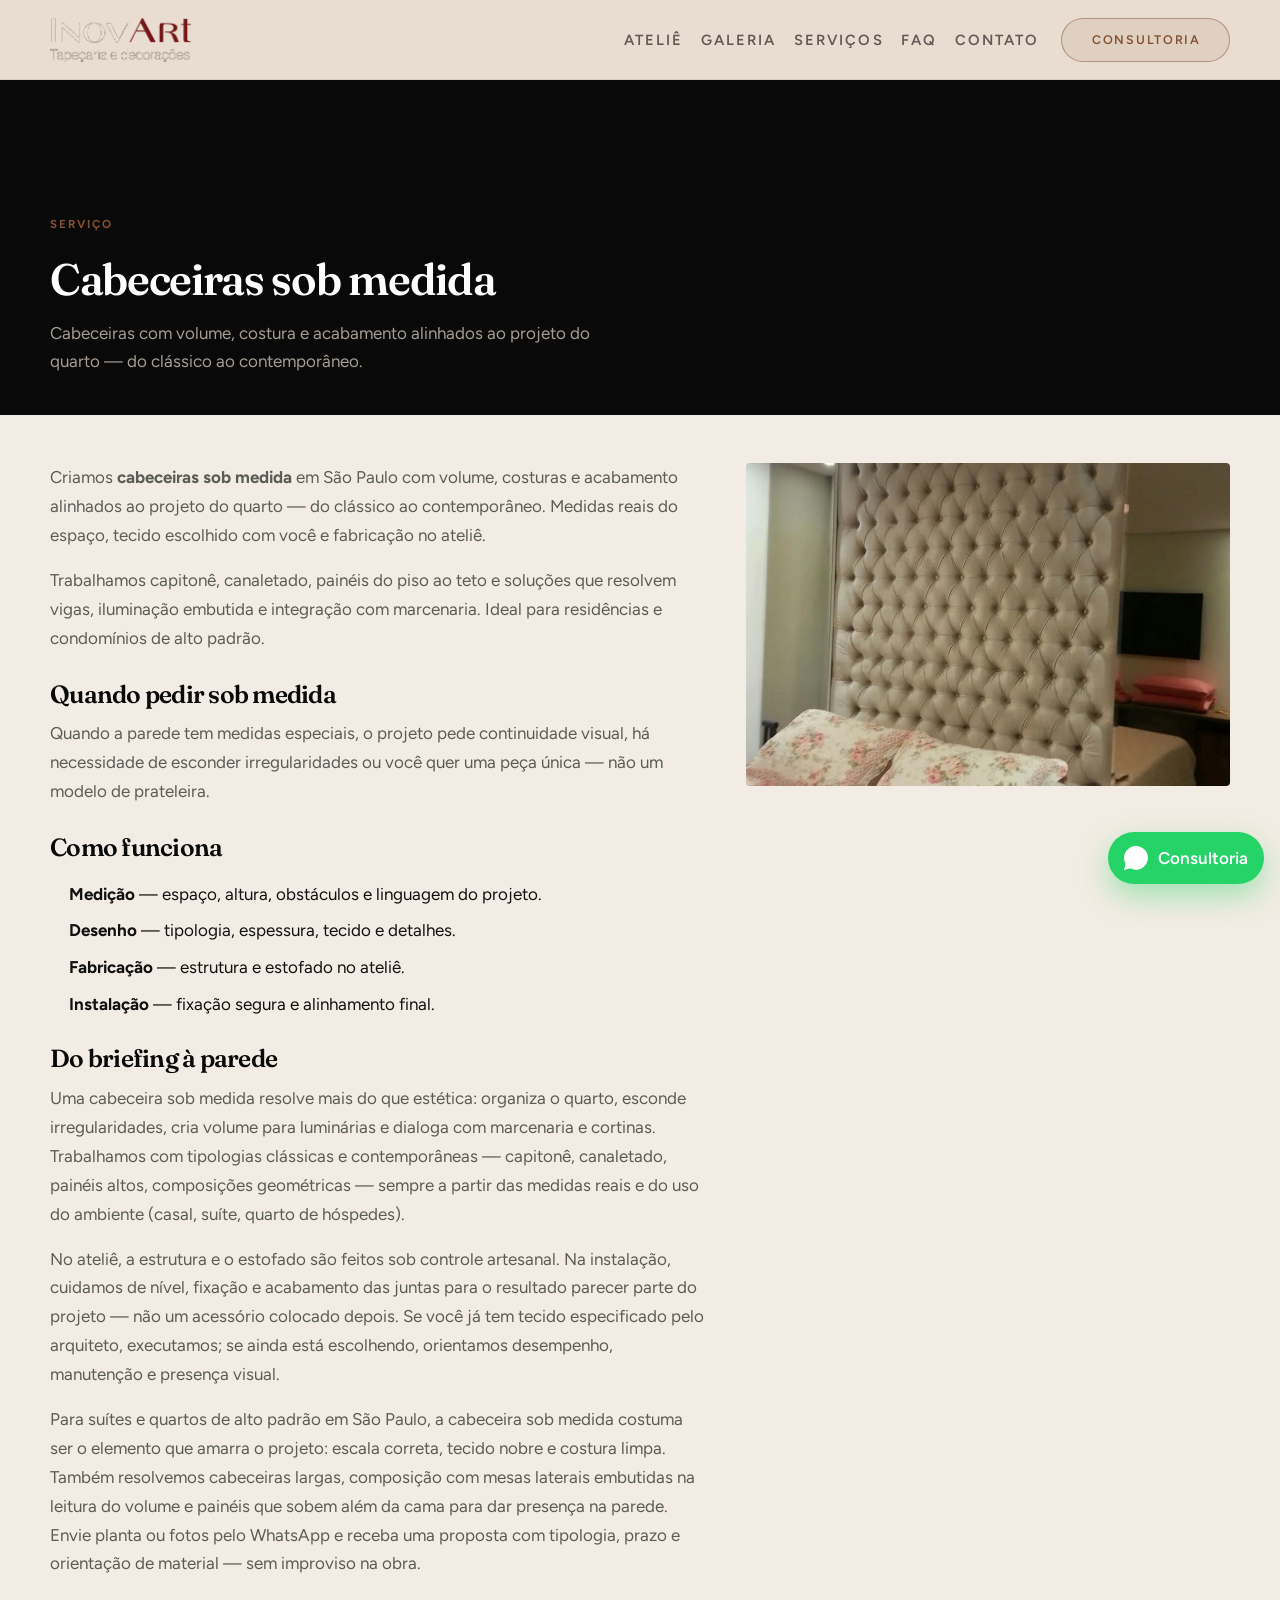
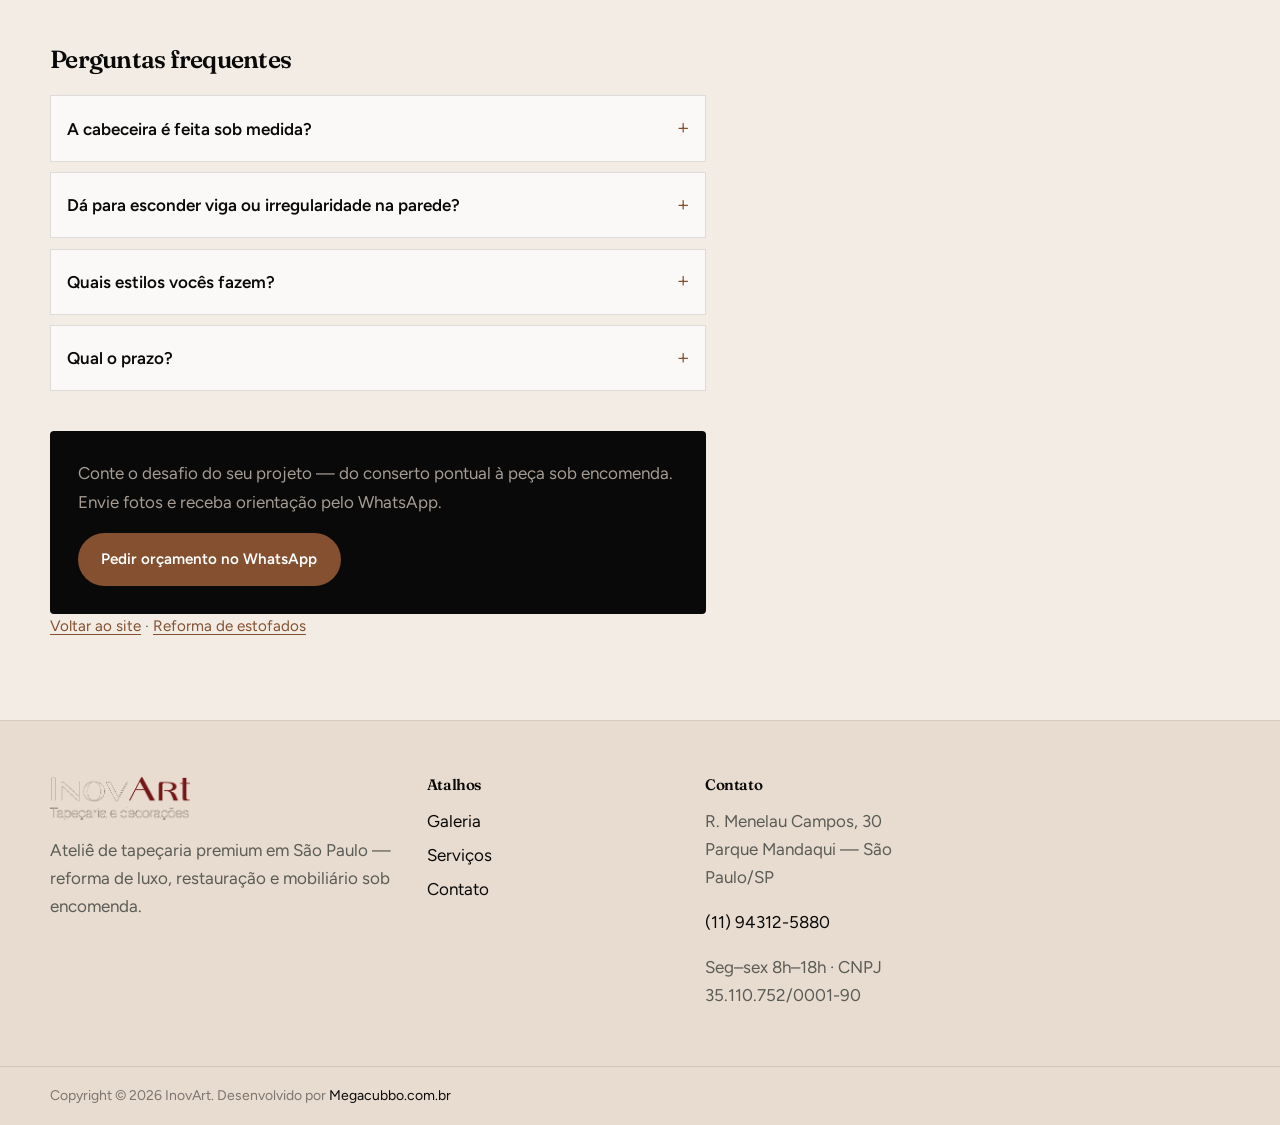
<file: servicos/cabeceiras-sob-medida.html>
<!DOCTYPE html>
<html lang="pt-BR">
<head>
  <meta charset="utf-8">
  <meta name="viewport" content="width=device-width, initial-scale=1">
  <title>Cabeceiras sob Medida em São Paulo | InovArt</title>
  <meta name="description" content="Cabeceiras sob medida em São Paulo: capitonê, canaletada, painéis e soluções sob encomenda para quartos de alto padrão.">
  <meta name="robots" content="index, follow, max-image-preview:large, max-snippet:-1, max-video-preview:-1">
  <link rel="canonical" href="https://inovartdecor.com.br/servicos/cabeceiras-sob-medida.html">
  <link rel="alternate" hreflang="pt-BR" href="https://inovartdecor.com.br/servicos/cabeceiras-sob-medida.html">
  <link rel="alternate" hreflang="x-default" href="https://inovartdecor.com.br/servicos/cabeceiras-sob-medida.html">
  <link rel="icon" href="/favicon.ico" sizes="any">
  <link rel="icon" href="../assets/favicon.svg" type="image/svg+xml">
  <meta property="og:type" content="website">
  <meta property="og:locale" content="pt_BR">
  <meta property="og:site_name" content="InovArt Tapeçaria">
  <meta property="og:url" content="https://inovartdecor.com.br/servicos/cabeceiras-sob-medida.html">
  <meta property="og:title" content="Cabeceiras sob Medida em São Paulo | InovArt">
  <meta property="og:description" content="Cabeceiras sob medida em São Paulo: capitonê, canaletada, painéis e soluções sob encomenda para quartos de alto padrão.">
  <meta property="og:image" content="https://inovartdecor.com.br/assets/og.jpg">
  <meta property="og:image:alt" content="Cabeceira sob medida — InovArt Tapeçaria">
  <meta property="og:image:width" content="1200">
  <meta property="og:image:height" content="630">
  <meta name="twitter:card" content="summary_large_image">
  <meta name="twitter:title" content="Cabeceiras sob Medida em São Paulo | InovArt">
  <meta name="twitter:description" content="Cabeceiras sob medida em São Paulo: capitonê, canaletada, painéis e soluções sob encomenda para quartos de alto padrão.">
  <meta name="twitter:image" content="https://inovartdecor.com.br/assets/og.jpg">
  <link rel="preconnect" href="https://fonts.googleapis.com">
  <link rel="preconnect" href="https://fonts.gstatic.com" crossorigin>
  <link href="https://fonts.googleapis.com/css2?family=Figtree:wght@400;600;700&family=Fraunces:ital,opsz,wght@0,9..144,500;0,9..144,600;0,9..144,700;1,9..144,500&display=swap" rel="stylesheet" media="print" onload="this.media='all'">
  <noscript>
    <link href="https://fonts.googleapis.com/css2?family=Figtree:wght@400;600;700&family=Fraunces:ital,opsz,wght@0,9..144,500;0,9..144,600;0,9..144,700;1,9..144,500&display=swap" rel="stylesheet">
  </noscript>
  <link rel="stylesheet" href="../css/styles.css">
  <script type="application/ld+json">
  {
    "@context": "https://schema.org",
    "@graph": [
      {
        "@type": "WebPage",
        "@id": "https://inovartdecor.com.br/servicos/cabeceiras-sob-medida.html#webpage",
        "url": "https://inovartdecor.com.br/servicos/cabeceiras-sob-medida.html",
        "name": "Cabeceiras sob Medida em São Paulo | InovArt",
        "description": "Cabeceiras sob medida em São Paulo: capitonê, canaletada, painéis e soluções sob encomenda para quartos de alto padrão.",
        "isPartOf": { "@id": "https://inovartdecor.com.br/#website" },
        "about": { "@id": "https://inovartdecor.com.br/#business" },
        "inLanguage": "pt-BR",
        "dateModified": "2026-07-26"
      },
      {
        "@type": "Service",
        "name": "Cabeceiras sob medida em São Paulo",
        "description": "Fabricação de cabeceiras sob medida em São Paulo com design exclusivo.",
        "provider": {
          "@type": "LocalBusiness",
          "name": "InovArt Tapeçaria e Decorações",
          "url": "https://inovartdecor.com.br/",
          "telephone": "+55-11-94312-5880",
          "address": {
            "@type": "PostalAddress",
            "streetAddress": "Rua Menelau Campos, 30",
            "addressLocality": "São Paulo",
            "addressRegion": "SP",
            "postalCode": "02422-080",
            "addressCountry": "BR"
          }
        },
        "areaServed": { "@type": "City", "name": "São Paulo" },
        "url": "https://inovartdecor.com.br/servicos/cabeceiras-sob-medida.html"
      },
      {
        "@type": "BreadcrumbList",
        "itemListElement": [
          { "@type": "ListItem", "position": 1, "name": "Home", "item": "https://inovartdecor.com.br/" },
          { "@type": "ListItem", "position": 2, "name": "Cabeceiras sob medida em São Paulo", "item": "https://inovartdecor.com.br/servicos/cabeceiras-sob-medida.html" }
        ]
      },
      {
        "@type": "FAQPage",
        "mainEntity": [
          {
            "@type": "Question",
            "name": "A cabeceira é feita sob medida?",
            "acceptedAnswer": { "@type": "Answer", "text": "Sim. Fabricamos conforme as medidas reais do quarto e o desenho combinado no projeto." }
          },
          {
            "@type": "Question",
            "name": "Dá para esconder viga ou irregularidade na parede?",
            "acceptedAnswer": { "@type": "Answer", "text": "Em muitos casos, sim — com volume e composição que absorvem o obstáculo sem parecer improviso." }
          },
          {
            "@type": "Question",
            "name": "Quais estilos vocês fazem?",
            "acceptedAnswer": { "@type": "Answer", "text": "Capitonê, canaletado, geométrico, painéis altos e combinações com iluminação, conforme o briefing." }
          },
          {
            "@type": "Question",
            "name": "Qual o prazo?",
            "acceptedAnswer": { "@type": "Answer", "text": "Varia com complexidade e fila de produção. Informamos a estimativa no orçamento." }
          }
        ]
      }
    ]
  }
  </script>
</head>
<body class="service-page">
  <a class="skip-link" href="#conteudo">Ir para o conteúdo</a>
  <header class="site-header" id="topo">
    <div class="container header-inner">
      <a class="brand" href="../" aria-label="InovArt — início">
        <img src="../assets/logo.png" alt="InovArt Tapeçaria e Decorações" width="154" height="52" decoding="async">
      </a>
      <button class="nav-toggle" type="button" aria-expanded="false" aria-controls="menu-principal" aria-label="Abrir menu">
        <span></span><span></span><span></span>
      </button>
      <nav class="nav" id="menu-principal" aria-label="Principal">
        <ul>
          <li><a href="../#sobre">Ateliê</a></li>
          <li><a href="../#galeria">Galeria</a></li>
          <li><a href="../#servicos">Serviços</a></li>
          <li><a href="../#faq">FAQ</a></li>
          <li><a href="../#contato">Contato</a></li>
        </ul>
        <a class="btn btn-hairline btn-sm" href="https://wa.me/5511943125880?text=Oi!%20Vim%20pelo%20site%20e%20quero%20pedir%20or%C3%A7amento%20para%20cabeceira%20sob%20medida" target="_blank" rel="noopener noreferrer">Consultoria</a>
      </nav>
    </div>
  </header>

  <main id="conteudo">
    <section class="service-hero" aria-labelledby="service-title">
      <div class="container">
        <p class="eyebrow">Serviço</p>
        <h1 id="service-title">Cabeceiras sob medida</h1>
        <p class="lead">Cabeceiras com volume, costura e acabamento alinhados ao projeto do quarto — do clássico ao contemporâneo.</p>
      </div>
    </section>

    <section class="service-main">
      <div class="container service-layout">
        <div class="service-copy">

          <p>Criamos <strong>cabeceiras sob medida</strong> em São Paulo com volume, costuras e acabamento alinhados ao projeto do quarto — do clássico ao contemporâneo. Medidas reais do espaço, tecido escolhido com você e fabricação no ateliê.</p>
          <p>Trabalhamos capitonê, canaletado, painéis do piso ao teto e soluções que resolvem vigas, iluminação embutida e integração com marcenaria. Ideal para residências e condomínios de alto padrão.</p>
          <h2>Quando pedir sob medida</h2>
          <p>Quando a parede tem medidas especiais, o projeto pede continuidade visual, há necessidade de esconder irregularidades ou você quer uma peça única — não um modelo de prateleira.</p>
          <h2>Como funciona</h2>
          <ol class="service-steps">
            <li><strong>Medição</strong> — espaço, altura, obstáculos e linguagem do projeto.</li>
            <li><strong>Desenho</strong> — tipologia, espessura, tecido e detalhes.</li>
            <li><strong>Fabricação</strong> — estrutura e estofado no ateliê.</li>
            <li><strong>Instalação</strong> — fixação segura e alinhamento final.</li>
          </ol>
          <h2>Do briefing à parede</h2>
          <p>Uma cabeceira sob medida resolve mais do que estética: organiza o quarto, esconde irregularidades, cria volume para luminárias e dialoga com marcenaria e cortinas. Trabalhamos com tipologias clássicas e contemporâneas — capitonê, canaletado, painéis altos, composições geométricas — sempre a partir das medidas reais e do uso do ambiente (casal, suíte, quarto de hóspedes).</p>
          <p>No ateliê, a estrutura e o estofado são feitos sob controle artesanal. Na instalação, cuidamos de nível, fixação e acabamento das juntas para o resultado parecer parte do projeto — não um acessório colocado depois. Se você já tem tecido especificado pelo arquiteto, executamos; se ainda está escolhendo, orientamos desempenho, manutenção e presença visual.</p>
          <p>Para suítes e quartos de alto padrão em São Paulo, a cabeceira sob medida costuma ser o elemento que amarra o projeto: escala correta, tecido nobre e costura limpa. Também resolvemos cabeceiras largas, composição com mesas laterais embutidas na leitura do volume e painéis que sobem além da cama para dar presença na parede. Envie planta ou fotos pelo WhatsApp e receba uma proposta com tipologia, prazo e orientação de material — sem improviso na obra.</p>

          <div class="service-faq">
            <h2>Perguntas frequentes</h2>
          <details class="faq-item">
            <summary>A cabeceira é feita sob medida?</summary>
            <p>Sim. Fabricamos conforme as medidas reais do quarto e o desenho combinado no projeto.</p>
          </details>
          <details class="faq-item">
            <summary>Dá para esconder viga ou irregularidade na parede?</summary>
            <p>Em muitos casos, sim — com volume e composição que absorvem o obstáculo sem parecer improviso.</p>
          </details>
          <details class="faq-item">
            <summary>Quais estilos vocês fazem?</summary>
            <p>Capitonê, canaletado, geométrico, painéis altos e combinações com iluminação, conforme o briefing.</p>
          </details>
          <details class="faq-item">
            <summary>Qual o prazo?</summary>
            <p>Varia com complexidade e fila de produção. Informamos a estimativa no orçamento.</p>
          </details>
          </div>
          <div class="service-cta-box">
            <p>Conte o desafio do seu projeto — do conserto pontual à peça sob encomenda. Envie fotos e receba orientação pelo WhatsApp.</p>
            <a class="btn btn-accent" href="https://wa.me/5511943125880?text=Oi!%20Vim%20pelo%20site%20e%20quero%20pedir%20or%C3%A7amento%20para%20cabeceira%20sob%20medida" target="_blank" rel="noopener noreferrer">Pedir orçamento no WhatsApp</a>
          </div>
          <p class="service-related"><a href="../">Voltar ao site</a> · <a href="reforma-de-estofados-sao-paulo.html">Reforma de estofados</a></p>
        </div>
        <figure class="service-media">
          <picture>
            <source srcset="../assets/galeria/cabeceira-01.webp" type="image/webp">
            <img src="../assets/galeria/cabeceira-01.jpg" alt="Cabeceira capitonê sob medida em quarto de alto padrão" width="1200" height="800" loading="eager" decoding="async">
          </picture>
        </figure>
      </div>
    </section>
  </main>

  <footer class="site-footer">
    <div class="container footer-grid">
      <div>
        <img src="../assets/logo.png" alt="InovArt" width="140" height="47" loading="lazy" decoding="async">
        <p>Ateliê de tapeçaria premium em São Paulo — reforma de luxo, restauração e mobiliário sob encomenda.</p>
      </div>
      <div>
        <h3>Atalhos</h3>
        <ul>
          <li><a href="../#galeria">Galeria</a></li>
          <li><a href="../#servicos">Serviços</a></li>
          <li><a href="../#contato">Contato</a></li>
        </ul>
      </div>
      <div>
        <h3>Contato</h3>
        <p>R. Menelau Campos, 30<br>Parque Mandaqui — São Paulo/SP</p>
        <p><a href="https://wa.me/5511943125880" target="_blank" rel="noopener noreferrer">(11) 94312-5880</a></p>
        <p>Seg–sex 8h–18h · CNPJ 35.110.752/0001-90</p>
      </div>
    </div>
    <div class="footer-bottom">
      <div class="container">
        <p>Copyright © 2026 InovArt. Desenvolvido por <a href="https://megacubbo.com.br" target="_blank" rel="noopener noreferrer">Megacubbo.com.br</a></p>
      </div>
    </div>
  </footer>

  <a class="whatsapp-float" href="https://wa.me/5511943125880?text=Oi!%20Vim%20pelo%20site%20e%20quero%20pedir%20or%C3%A7amento%20para%20cabeceira%20sob%20medida" target="_blank" rel="noopener noreferrer" aria-label="Chamar no WhatsApp">
    <img src="../assets/whatsapp.svg" alt="" width="28" height="28" decoding="async">
    <span>Consultoria</span>
  </a>
  <script src="../js/main.js" defer></script>
</body>
</html>
</file>
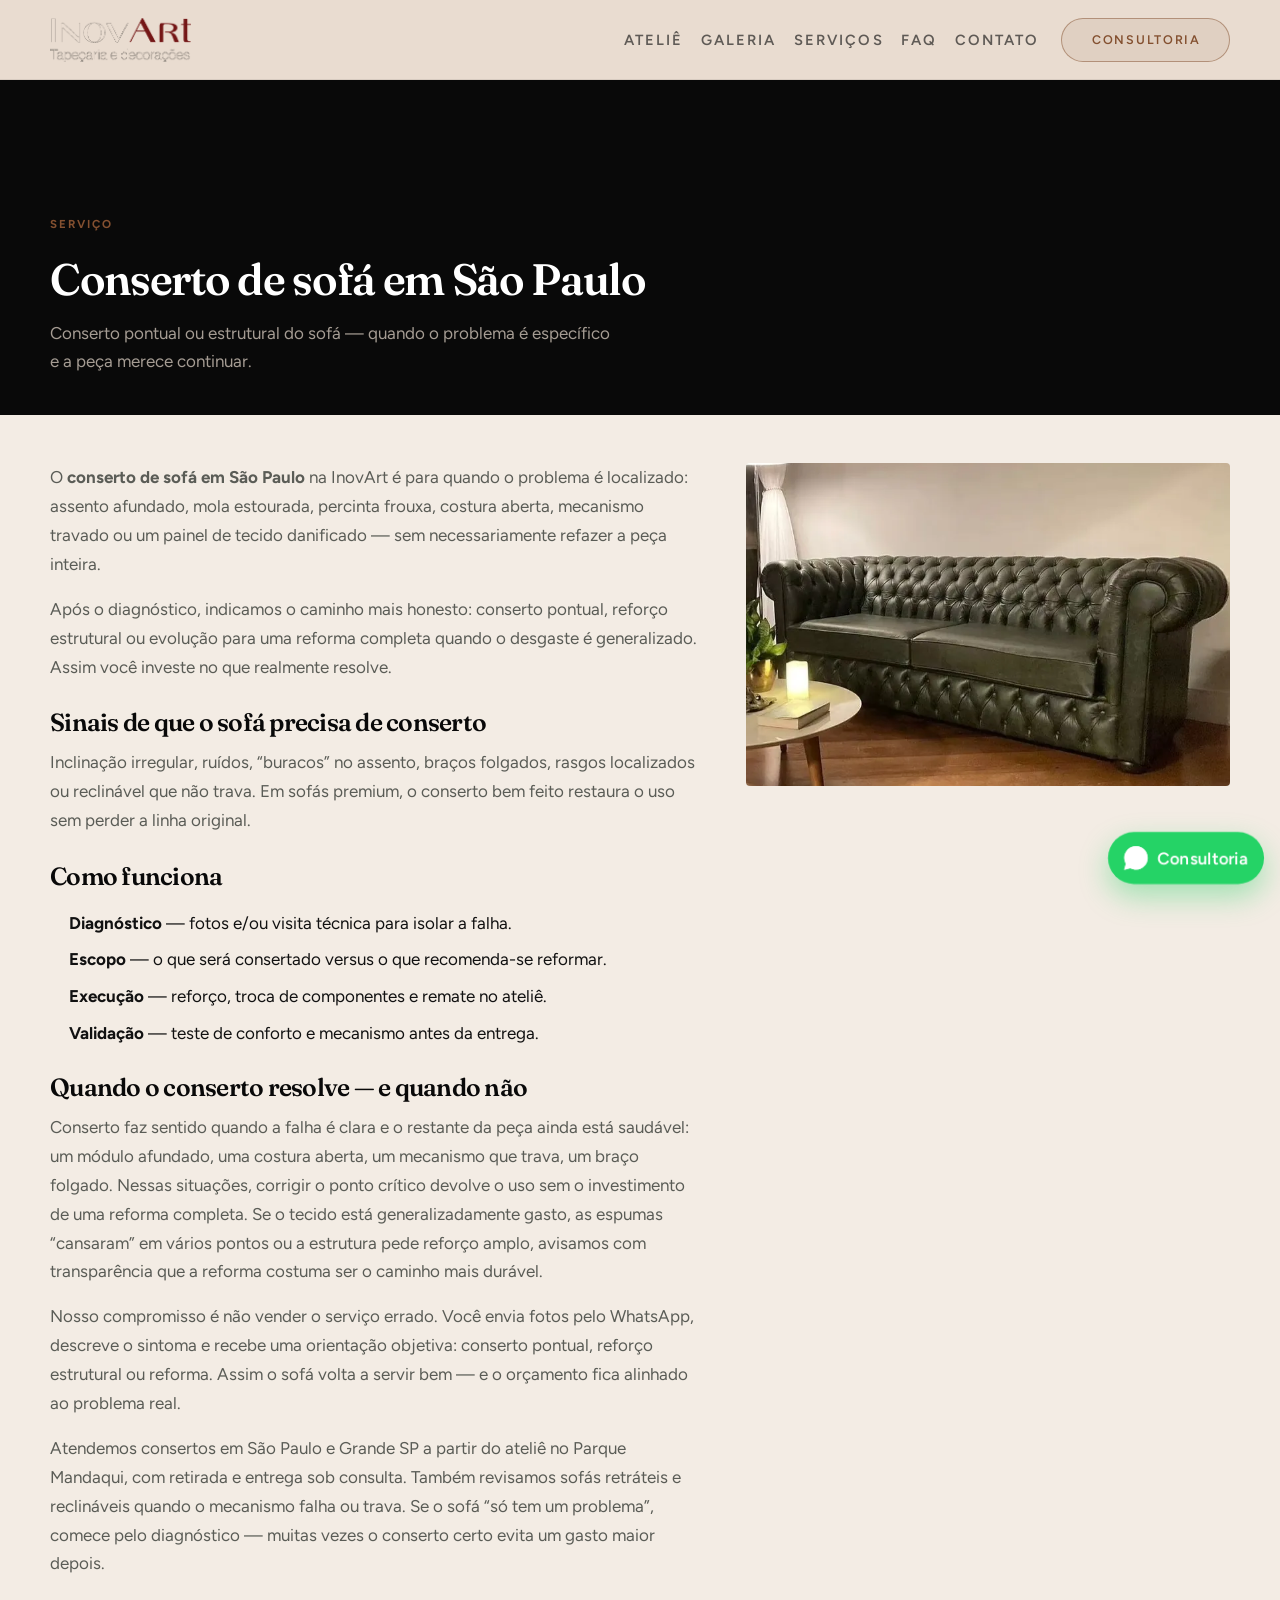
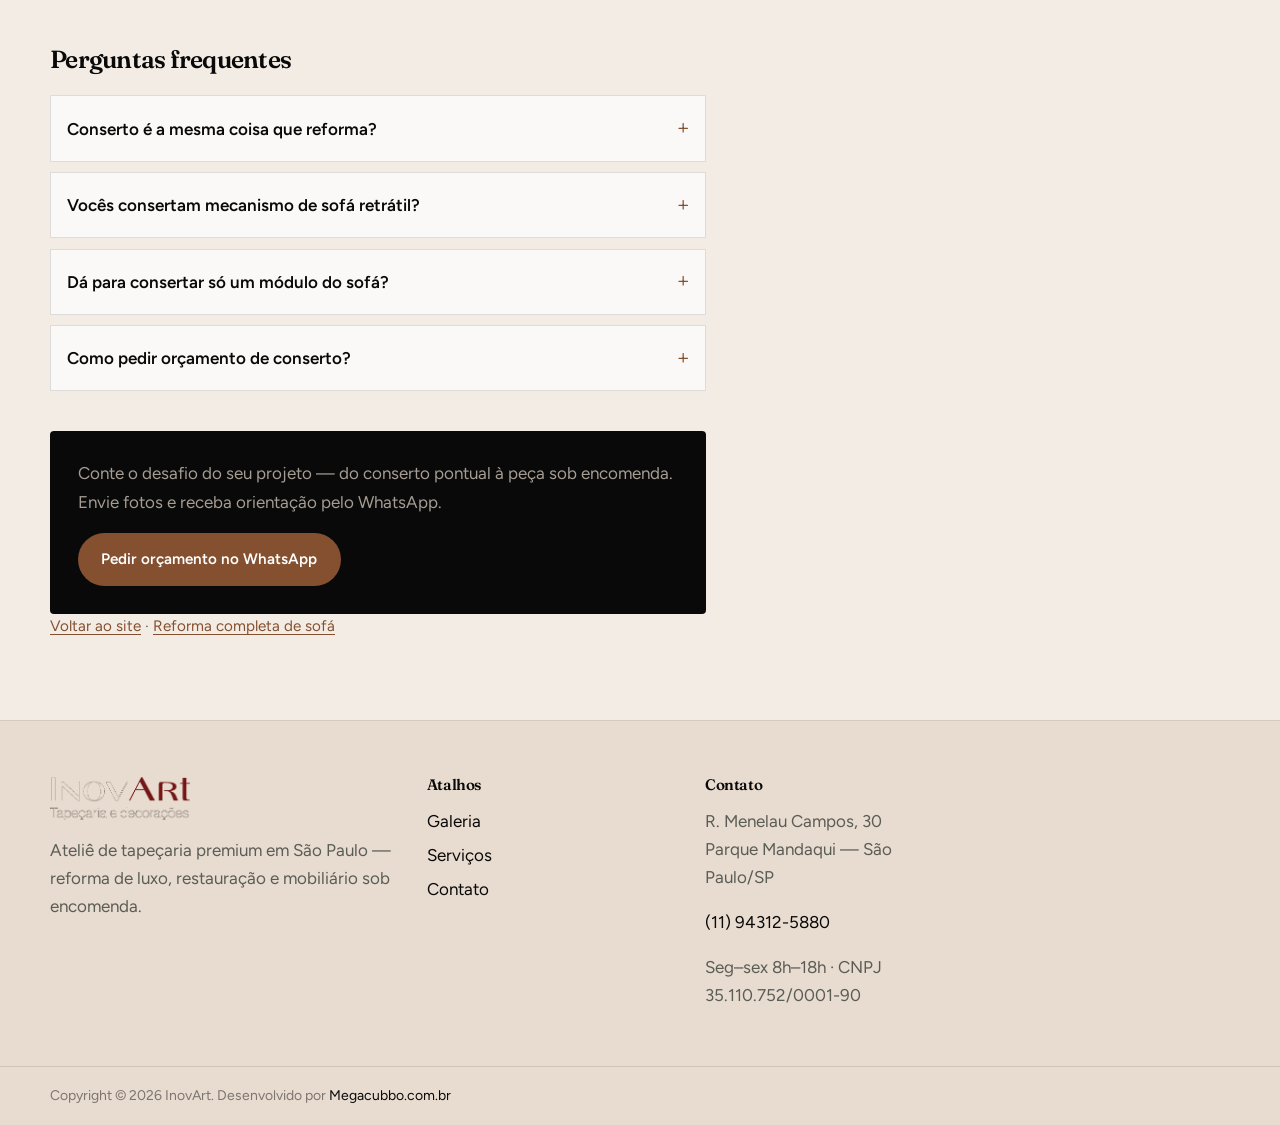
<file: servicos/conserto-de-sofa-sao-paulo.html>
<!DOCTYPE html>
<html lang="pt-BR">
<head>
  <meta charset="utf-8">
  <meta name="viewport" content="width=device-width, initial-scale=1">
  <title>Conserto de Sofá em São Paulo | InovArt</title>
  <meta name="description" content="Conserto de sofá em São Paulo: estrutura, molas, percintas, espuma e revestimento. Diagnóstico e orçamento no WhatsApp.">
  <meta name="robots" content="index, follow, max-image-preview:large, max-snippet:-1, max-video-preview:-1">
  <link rel="canonical" href="https://inovartdecor.com.br/servicos/conserto-de-sofa-sao-paulo.html">
  <link rel="alternate" hreflang="pt-BR" href="https://inovartdecor.com.br/servicos/conserto-de-sofa-sao-paulo.html">
  <link rel="alternate" hreflang="x-default" href="https://inovartdecor.com.br/servicos/conserto-de-sofa-sao-paulo.html">
  <link rel="icon" href="/favicon.ico" sizes="any">
  <link rel="icon" href="../assets/favicon.svg" type="image/svg+xml">
  <meta property="og:type" content="website">
  <meta property="og:locale" content="pt_BR">
  <meta property="og:site_name" content="InovArt Tapeçaria">
  <meta property="og:url" content="https://inovartdecor.com.br/servicos/conserto-de-sofa-sao-paulo.html">
  <meta property="og:title" content="Conserto de Sofá em São Paulo | InovArt">
  <meta property="og:description" content="Conserto de sofá em São Paulo: estrutura, molas, percintas, espuma e revestimento. Diagnóstico e orçamento no WhatsApp.">
  <meta property="og:image" content="https://inovartdecor.com.br/assets/og.jpg">
  <meta property="og:image:alt" content="Conserto de sofá — InovArt Tapeçaria São Paulo">
  <meta property="og:image:width" content="1200">
  <meta property="og:image:height" content="630">
  <meta name="twitter:card" content="summary_large_image">
  <meta name="twitter:title" content="Conserto de Sofá em São Paulo | InovArt">
  <meta name="twitter:description" content="Conserto de sofá em São Paulo: estrutura, molas, percintas, espuma e revestimento. Diagnóstico e orçamento no WhatsApp.">
  <meta name="twitter:image" content="https://inovartdecor.com.br/assets/og.jpg">
  <link rel="preconnect" href="https://fonts.googleapis.com">
  <link rel="preconnect" href="https://fonts.gstatic.com" crossorigin>
  <link href="https://fonts.googleapis.com/css2?family=Figtree:wght@400;600;700&family=Fraunces:ital,opsz,wght@0,9..144,500;0,9..144,600;0,9..144,700;1,9..144,500&display=swap" rel="stylesheet" media="print" onload="this.media='all'">
  <noscript>
    <link href="https://fonts.googleapis.com/css2?family=Figtree:wght@400;600;700&family=Fraunces:ital,opsz,wght@0,9..144,500;0,9..144,600;0,9..144,700;1,9..144,500&display=swap" rel="stylesheet">
  </noscript>
  <link rel="stylesheet" href="../css/styles.css">
  <script type="application/ld+json">
  {
    "@context": "https://schema.org",
    "@graph": [
      {
        "@type": "WebPage",
        "@id": "https://inovartdecor.com.br/servicos/conserto-de-sofa-sao-paulo.html#webpage",
        "url": "https://inovartdecor.com.br/servicos/conserto-de-sofa-sao-paulo.html",
        "name": "Conserto de Sofá em São Paulo | InovArt",
        "description": "Conserto de sofá em São Paulo: estrutura, molas, percintas, espuma e revestimento. Diagnóstico e orçamento no WhatsApp.",
        "isPartOf": { "@id": "https://inovartdecor.com.br/#website" },
        "about": { "@id": "https://inovartdecor.com.br/#business" },
        "inLanguage": "pt-BR",
        "dateModified": "2026-07-26"
      },
      {
        "@type": "Service",
        "name": "Conserto de sofá em São Paulo",
        "description": "Conserto de sofá em São Paulo com revisão de estrutura, molas, percintas, espuma e revestimento.",
        "provider": {
          "@type": "LocalBusiness",
          "name": "InovArt Tapeçaria e Decorações",
          "url": "https://inovartdecor.com.br/",
          "telephone": "+55-11-94312-5880",
          "address": {
            "@type": "PostalAddress",
            "streetAddress": "Rua Menelau Campos, 30",
            "addressLocality": "São Paulo",
            "addressRegion": "SP",
            "postalCode": "02422-080",
            "addressCountry": "BR"
          }
        },
        "areaServed": { "@type": "City", "name": "São Paulo" },
        "url": "https://inovartdecor.com.br/servicos/conserto-de-sofa-sao-paulo.html"
      },
      {
        "@type": "BreadcrumbList",
        "itemListElement": [
          { "@type": "ListItem", "position": 1, "name": "Home", "item": "https://inovartdecor.com.br/" },
          { "@type": "ListItem", "position": 2, "name": "Conserto de sofá em São Paulo", "item": "https://inovartdecor.com.br/servicos/conserto-de-sofa-sao-paulo.html" }
        ]
      },
      {
        "@type": "FAQPage",
        "mainEntity": [
          {
            "@type": "Question",
            "name": "Conserto é a mesma coisa que reforma?",
            "acceptedAnswer": { "@type": "Answer", "text": "Não. O conserto corrige falhas pontuais; a reforma renova revestimento, espumas e acabamento de forma mais ampla. Orientamos a melhor opção após avaliar a peça." }
          },
          {
            "@type": "Question",
            "name": "Vocês consertam mecanismo de sofá retrátil?",
            "acceptedAnswer": { "@type": "Answer", "text": "Sim. Revisamos e ajustamos mecanismos quando a estrutura permite, com foco em segurança e uso diário." }
          },
          {
            "@type": "Question",
            "name": "Dá para consertar só um módulo do sofá?",
            "acceptedAnswer": { "@type": "Answer", "text": "Em muitos casos, sim — especialmente em sofás modulares. Avaliamos encaixe, tecido e estrutura para manter o conjunto coerente." }
          },
          {
            "@type": "Question",
            "name": "Como pedir orçamento de conserto?",
            "acceptedAnswer": { "@type": "Answer", "text": "Envie fotos dos pontos de falha pelo WhatsApp. Retornamos com indicação de conserto ou reforma e valores após avaliação." }
          }
        ]
      }
    ]
  }
  </script>
</head>
<body class="service-page">
  <a class="skip-link" href="#conteudo">Ir para o conteúdo</a>
  <header class="site-header" id="topo">
    <div class="container header-inner">
      <a class="brand" href="../" aria-label="InovArt — início">
        <img src="../assets/logo.png" alt="InovArt Tapeçaria e Decorações" width="154" height="52" decoding="async">
      </a>
      <button class="nav-toggle" type="button" aria-expanded="false" aria-controls="menu-principal" aria-label="Abrir menu">
        <span></span><span></span><span></span>
      </button>
      <nav class="nav" id="menu-principal" aria-label="Principal">
        <ul>
          <li><a href="../#sobre">Ateliê</a></li>
          <li><a href="../#galeria">Galeria</a></li>
          <li><a href="../#servicos">Serviços</a></li>
          <li><a href="../#faq">FAQ</a></li>
          <li><a href="../#contato">Contato</a></li>
        </ul>
        <a class="btn btn-hairline btn-sm" href="https://wa.me/5511943125880?text=Oi!%20Vim%20pelo%20site%20e%20quero%20pedir%20or%C3%A7amento%20para%20conserto%20de%20sof%C3%A1" target="_blank" rel="noopener noreferrer">Consultoria</a>
      </nav>
    </div>
  </header>

  <main id="conteudo">
    <section class="service-hero" aria-labelledby="service-title">
      <div class="container">
        <p class="eyebrow">Serviço</p>
        <h1 id="service-title">Conserto de sofá em São Paulo</h1>
        <p class="lead">Conserto pontual ou estrutural do sofá — quando o problema é específico e a peça merece continuar.</p>
      </div>
    </section>

    <section class="service-main">
      <div class="container service-layout">
        <div class="service-copy">

          <p>O <strong>conserto de sofá em São Paulo</strong> na InovArt é para quando o problema é localizado: assento afundado, mola estourada, percinta frouxa, costura aberta, mecanismo travado ou um painel de tecido danificado — sem necessariamente refazer a peça inteira.</p>
          <p>Após o diagnóstico, indicamos o caminho mais honesto: conserto pontual, reforço estrutural ou evolução para uma reforma completa quando o desgaste é generalizado. Assim você investe no que realmente resolve.</p>
          <h2>Sinais de que o sofá precisa de conserto</h2>
          <p>Inclinação irregular, ruídos, “buracos” no assento, braços folgados, rasgos localizados ou reclinável que não trava. Em sofás premium, o conserto bem feito restaura o uso sem perder a linha original.</p>
          <h2>Como funciona</h2>
          <ol class="service-steps">
            <li><strong>Diagnóstico</strong> — fotos e/ou visita técnica para isolar a falha.</li>
            <li><strong>Escopo</strong> — o que será consertado versus o que recomenda-se reformar.</li>
            <li><strong>Execução</strong> — reforço, troca de componentes e remate no ateliê.</li>
            <li><strong>Validação</strong> — teste de conforto e mecanismo antes da entrega.</li>
          </ol>
          <h2>Quando o conserto resolve — e quando não</h2>
          <p>Conserto faz sentido quando a falha é clara e o restante da peça ainda está saudável: um módulo afundado, uma costura aberta, um mecanismo que trava, um braço folgado. Nessas situações, corrigir o ponto crítico devolve o uso sem o investimento de uma reforma completa. Se o tecido está generalizadamente gasto, as espumas “cansaram” em vários pontos ou a estrutura pede reforço amplo, avisamos com transparência que a reforma costuma ser o caminho mais durável.</p>
          <p>Nosso compromisso é não vender o serviço errado. Você envia fotos pelo WhatsApp, descreve o sintoma e recebe uma orientação objetiva: conserto pontual, reforço estrutural ou reforma. Assim o sofá volta a servir bem — e o orçamento fica alinhado ao problema real.</p>
          <p>Atendemos consertos em São Paulo e Grande SP a partir do ateliê no Parque Mandaqui, com retirada e entrega sob consulta. Também revisamos sofás retráteis e reclináveis quando o mecanismo falha ou trava. Se o sofá “só tem um problema”, comece pelo diagnóstico — muitas vezes o conserto certo evita um gasto maior depois.</p>

          <div class="service-faq">
            <h2>Perguntas frequentes</h2>
          <details class="faq-item">
            <summary>Conserto é a mesma coisa que reforma?</summary>
            <p>Não. O conserto corrige falhas pontuais; a reforma renova revestimento, espumas e acabamento de forma mais ampla. Orientamos a melhor opção após avaliar a peça.</p>
          </details>
          <details class="faq-item">
            <summary>Vocês consertam mecanismo de sofá retrátil?</summary>
            <p>Sim. Revisamos e ajustamos mecanismos quando a estrutura permite, com foco em segurança e uso diário.</p>
          </details>
          <details class="faq-item">
            <summary>Dá para consertar só um módulo do sofá?</summary>
            <p>Em muitos casos, sim — especialmente em sofás modulares. Avaliamos encaixe, tecido e estrutura para manter o conjunto coerente.</p>
          </details>
          <details class="faq-item">
            <summary>Como pedir orçamento de conserto?</summary>
            <p>Envie fotos dos pontos de falha pelo WhatsApp. Retornamos com indicação de conserto ou reforma e valores após avaliação.</p>
          </details>
          </div>
          <div class="service-cta-box">
            <p>Conte o desafio do seu projeto — do conserto pontual à peça sob encomenda. Envie fotos e receba orientação pelo WhatsApp.</p>
            <a class="btn btn-accent" href="https://wa.me/5511943125880?text=Oi!%20Vim%20pelo%20site%20e%20quero%20pedir%20or%C3%A7amento%20para%20conserto%20de%20sof%C3%A1" target="_blank" rel="noopener noreferrer">Pedir orçamento no WhatsApp</a>
          </div>
          <p class="service-related"><a href="../">Voltar ao site</a> · <a href="reforma-de-sofa-sao-paulo.html">Reforma completa de sofá</a></p>
        </div>
        <figure class="service-media">
          <picture>
            <source srcset="../assets/galeria/sofa-05.webp" type="image/webp">
            <img src="../assets/galeria/sofa-05.jpg" alt="Sofá em processo de conserto e reforço estrutural — InovArt" width="1200" height="800" loading="eager" decoding="async">
          </picture>
        </figure>
      </div>
    </section>
  </main>

  <footer class="site-footer">
    <div class="container footer-grid">
      <div>
        <img src="../assets/logo.png" alt="InovArt" width="140" height="47" loading="lazy" decoding="async">
        <p>Ateliê de tapeçaria premium em São Paulo — reforma de luxo, restauração e mobiliário sob encomenda.</p>
      </div>
      <div>
        <h3>Atalhos</h3>
        <ul>
          <li><a href="../#galeria">Galeria</a></li>
          <li><a href="../#servicos">Serviços</a></li>
          <li><a href="../#contato">Contato</a></li>
        </ul>
      </div>
      <div>
        <h3>Contato</h3>
        <p>R. Menelau Campos, 30<br>Parque Mandaqui — São Paulo/SP</p>
        <p><a href="https://wa.me/5511943125880" target="_blank" rel="noopener noreferrer">(11) 94312-5880</a></p>
        <p>Seg–sex 8h–18h · CNPJ 35.110.752/0001-90</p>
      </div>
    </div>
    <div class="footer-bottom">
      <div class="container">
        <p>Copyright © 2026 InovArt. Desenvolvido por <a href="https://megacubbo.com.br" target="_blank" rel="noopener noreferrer">Megacubbo.com.br</a></p>
      </div>
    </div>
  </footer>

  <a class="whatsapp-float" href="https://wa.me/5511943125880?text=Oi!%20Vim%20pelo%20site%20e%20quero%20pedir%20or%C3%A7amento%20para%20conserto%20de%20sof%C3%A1" target="_blank" rel="noopener noreferrer" aria-label="Chamar no WhatsApp">
    <img src="../assets/whatsapp.svg" alt="" width="28" height="28" decoding="async">
    <span>Consultoria</span>
  </a>
  <script src="../js/main.js" defer></script>
</body>
</html>
</file>
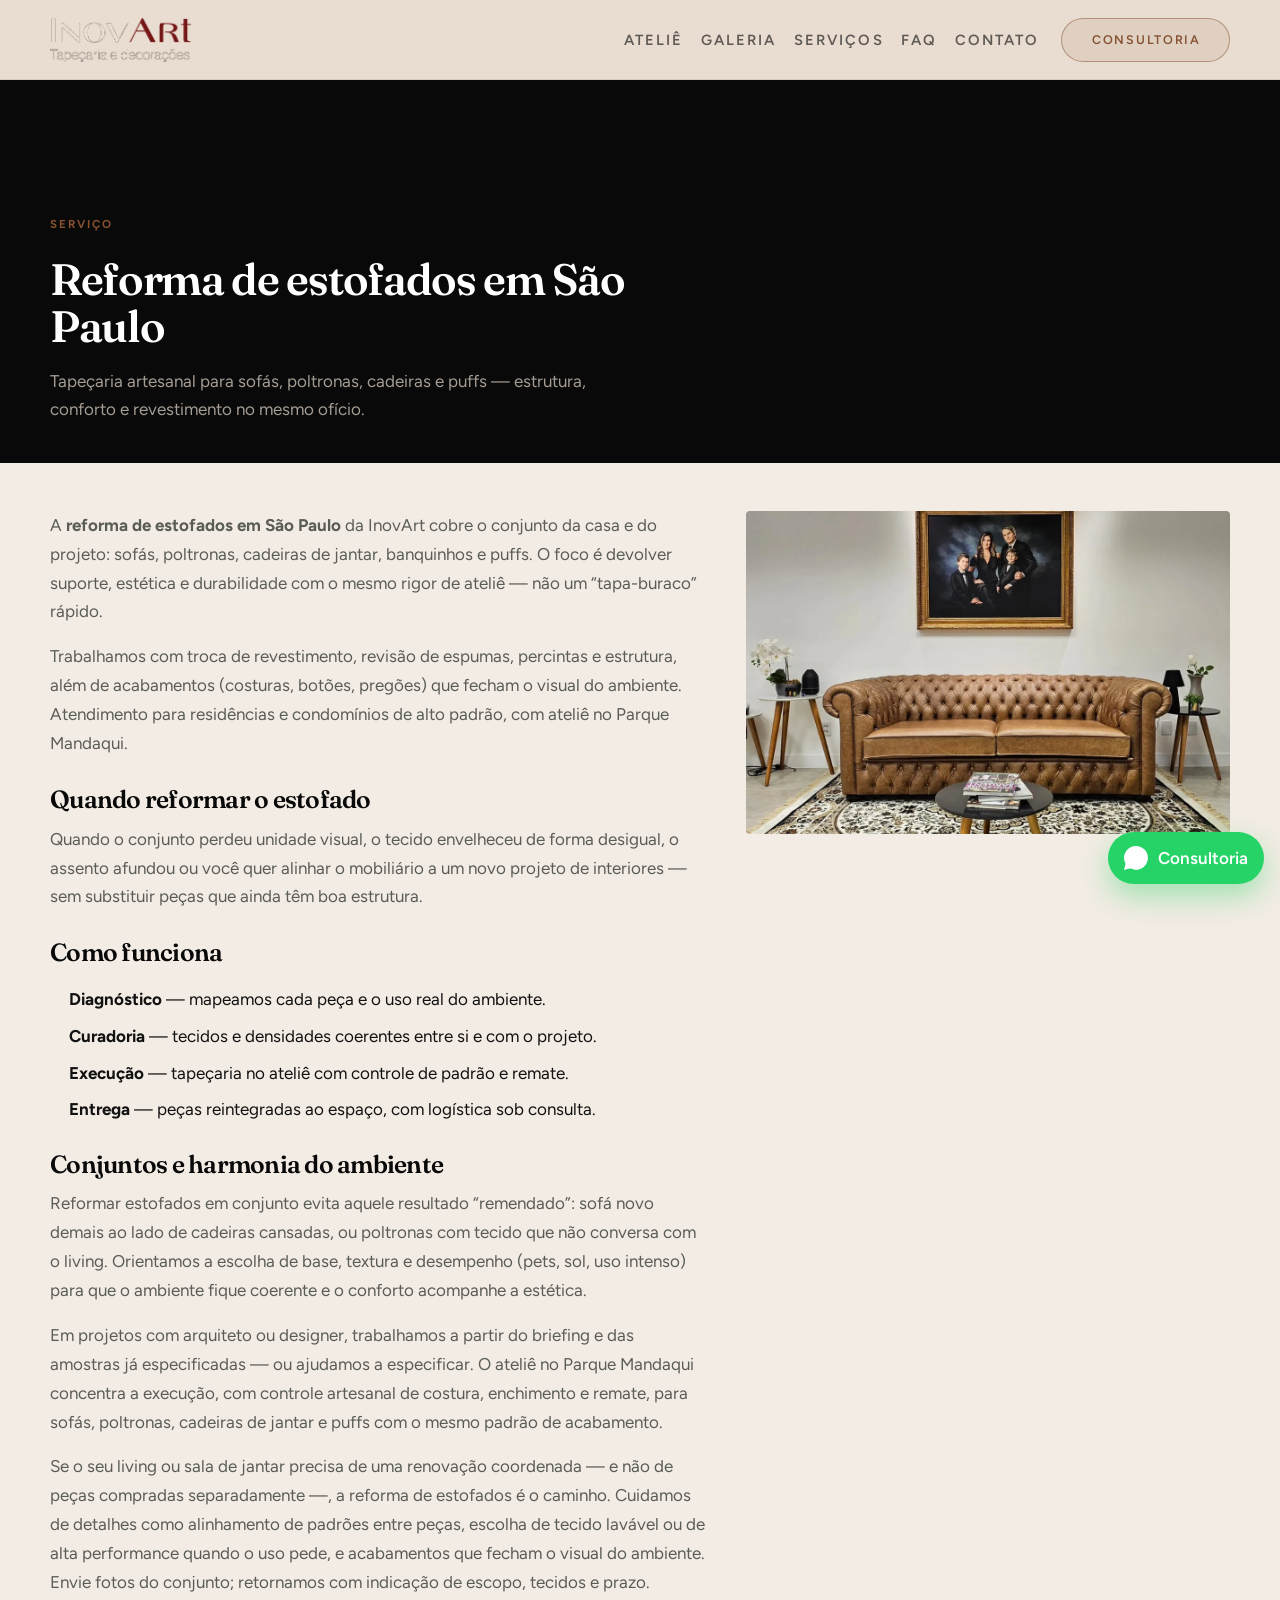
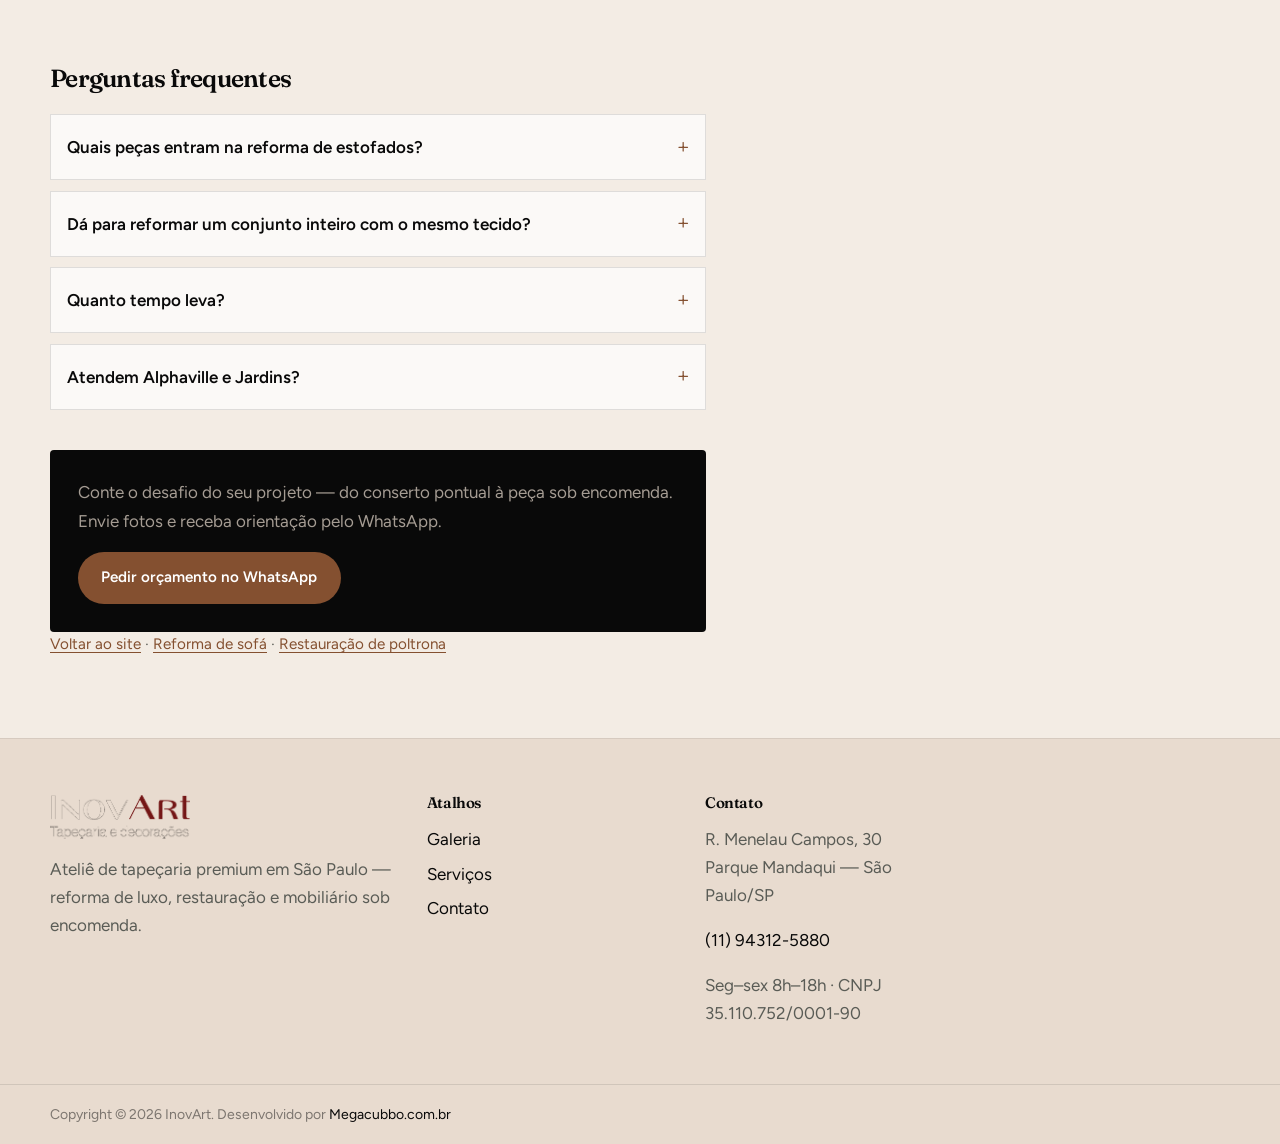
<file: servicos/reforma-de-estofados-sao-paulo.html>
<!DOCTYPE html>
<html lang="pt-BR">
<head>
  <meta charset="utf-8">
  <meta name="viewport" content="width=device-width, initial-scale=1">
  <title>Reforma de Estofados em São Paulo | InovArt</title>
  <meta name="description" content="Reforma de estofados em São Paulo: sofás, poltronas, cadeiras e puffs com tapeçaria artesanal. Orçamento no WhatsApp.">
  <meta name="robots" content="index, follow, max-image-preview:large, max-snippet:-1, max-video-preview:-1">
  <link rel="canonical" href="https://inovartdecor.com.br/servicos/reforma-de-estofados-sao-paulo.html">
  <link rel="alternate" hreflang="pt-BR" href="https://inovartdecor.com.br/servicos/reforma-de-estofados-sao-paulo.html">
  <link rel="alternate" hreflang="x-default" href="https://inovartdecor.com.br/servicos/reforma-de-estofados-sao-paulo.html">
  <link rel="icon" href="/favicon.ico" sizes="any">
  <link rel="icon" href="../assets/favicon.svg" type="image/svg+xml">
  <meta property="og:type" content="website">
  <meta property="og:locale" content="pt_BR">
  <meta property="og:site_name" content="InovArt Tapeçaria">
  <meta property="og:url" content="https://inovartdecor.com.br/servicos/reforma-de-estofados-sao-paulo.html">
  <meta property="og:title" content="Reforma de Estofados em São Paulo | InovArt">
  <meta property="og:description" content="Reforma de estofados em São Paulo: sofás, poltronas, cadeiras e puffs com tapeçaria artesanal. Orçamento no WhatsApp.">
  <meta property="og:image" content="https://inovartdecor.com.br/assets/og.jpg">
  <meta property="og:image:alt" content="Reforma de estofados premium — InovArt São Paulo">
  <meta property="og:image:width" content="1200">
  <meta property="og:image:height" content="630">
  <meta name="twitter:card" content="summary_large_image">
  <meta name="twitter:title" content="Reforma de Estofados em São Paulo | InovArt">
  <meta name="twitter:description" content="Reforma de estofados em São Paulo: sofás, poltronas, cadeiras e puffs com tapeçaria artesanal. Orçamento no WhatsApp.">
  <meta name="twitter:image" content="https://inovartdecor.com.br/assets/og.jpg">
  <link rel="preconnect" href="https://fonts.googleapis.com">
  <link rel="preconnect" href="https://fonts.gstatic.com" crossorigin>
  <link href="https://fonts.googleapis.com/css2?family=Figtree:wght@400;600;700&family=Fraunces:ital,opsz,wght@0,9..144,500;0,9..144,600;0,9..144,700;1,9..144,500&display=swap" rel="stylesheet" media="print" onload="this.media='all'">
  <noscript>
    <link href="https://fonts.googleapis.com/css2?family=Figtree:wght@400;600;700&family=Fraunces:ital,opsz,wght@0,9..144,500;0,9..144,600;0,9..144,700;1,9..144,500&display=swap" rel="stylesheet">
  </noscript>
  <link rel="stylesheet" href="../css/styles.css">
  <script type="application/ld+json">
  {
    "@context": "https://schema.org",
    "@graph": [
      {
        "@type": "WebPage",
        "@id": "https://inovartdecor.com.br/servicos/reforma-de-estofados-sao-paulo.html#webpage",
        "url": "https://inovartdecor.com.br/servicos/reforma-de-estofados-sao-paulo.html",
        "name": "Reforma de Estofados em São Paulo | InovArt",
        "description": "Reforma de estofados em São Paulo: sofás, poltronas, cadeiras e puffs com tapeçaria artesanal. Orçamento no WhatsApp.",
        "isPartOf": { "@id": "https://inovartdecor.com.br/#website" },
        "about": { "@id": "https://inovartdecor.com.br/#business" },
        "inLanguage": "pt-BR",
        "dateModified": "2026-07-26"
      },
      {
        "@type": "Service",
        "name": "Reforma de estofados em São Paulo",
        "description": "Reforma de sofás, poltronas, cadeiras e puffs com tapeçaria artesanal em São Paulo.",
        "provider": {
          "@type": "LocalBusiness",
          "name": "InovArt Tapeçaria e Decorações",
          "url": "https://inovartdecor.com.br/",
          "telephone": "+55-11-94312-5880",
          "address": {
            "@type": "PostalAddress",
            "streetAddress": "Rua Menelau Campos, 30",
            "addressLocality": "São Paulo",
            "addressRegion": "SP",
            "postalCode": "02422-080",
            "addressCountry": "BR"
          }
        },
        "areaServed": { "@type": "City", "name": "São Paulo" },
        "url": "https://inovartdecor.com.br/servicos/reforma-de-estofados-sao-paulo.html"
      },
      {
        "@type": "BreadcrumbList",
        "itemListElement": [
          { "@type": "ListItem", "position": 1, "name": "Home", "item": "https://inovartdecor.com.br/" },
          { "@type": "ListItem", "position": 2, "name": "Reforma de estofados em São Paulo", "item": "https://inovartdecor.com.br/servicos/reforma-de-estofados-sao-paulo.html" }
        ]
      },
      {
        "@type": "FAQPage",
        "mainEntity": [
          {
            "@type": "Question",
            "name": "Quais peças entram na reforma de estofados?",
            "acceptedAnswer": { "@type": "Answer", "text": "Sofás, poltronas, cadeiras, puffs e conjuntos. Avaliamos cada peça e propomos o que vale reformar para manter harmonia e conforto." }
          },
          {
            "@type": "Question",
            "name": "Dá para reformar um conjunto inteiro com o mesmo tecido?",
            "acceptedAnswer": { "@type": "Answer", "text": "Sim. Orientamos a escolha para manter padrão, tonalidade e desempenho entre as peças do ambiente." }
          },
          {
            "@type": "Question",
            "name": "Quanto tempo leva?",
            "acceptedAnswer": { "@type": "Answer", "text": "O prazo depende da quantidade de peças e da complexidade. Informamos a estimativa junto com o orçamento." }
          },
          {
            "@type": "Question",
            "name": "Atendem Alphaville e Jardins?",
            "acceptedAnswer": { "@type": "Answer", "text": "Sim. Atendemos regiões premium e a Zona Norte. Verifique condições especiais de retirada e entrega." }
          }
        ]
      }
    ]
  }
  </script>
</head>
<body class="service-page">
  <a class="skip-link" href="#conteudo">Ir para o conteúdo</a>
  <header class="site-header" id="topo">
    <div class="container header-inner">
      <a class="brand" href="../" aria-label="InovArt — início">
        <img src="../assets/logo.png" alt="InovArt Tapeçaria e Decorações" width="154" height="52" decoding="async">
      </a>
      <button class="nav-toggle" type="button" aria-expanded="false" aria-controls="menu-principal" aria-label="Abrir menu">
        <span></span><span></span><span></span>
      </button>
      <nav class="nav" id="menu-principal" aria-label="Principal">
        <ul>
          <li><a href="../#sobre">Ateliê</a></li>
          <li><a href="../#galeria">Galeria</a></li>
          <li><a href="../#servicos">Serviços</a></li>
          <li><a href="../#faq">FAQ</a></li>
          <li><a href="../#contato">Contato</a></li>
        </ul>
        <a class="btn btn-hairline btn-sm" href="https://wa.me/5511943125880?text=Oi!%20Vim%20pelo%20site%20e%20quero%20pedir%20or%C3%A7amento%20para%20reforma%20de%20estofados" target="_blank" rel="noopener noreferrer">Consultoria</a>
      </nav>
    </div>
  </header>

  <main id="conteudo">
    <section class="service-hero" aria-labelledby="service-title">
      <div class="container">
        <p class="eyebrow">Serviço</p>
        <h1 id="service-title">Reforma de estofados em São Paulo</h1>
        <p class="lead">Tapeçaria artesanal para sofás, poltronas, cadeiras e puffs — estrutura, conforto e revestimento no mesmo ofício.</p>
      </div>
    </section>

    <section class="service-main">
      <div class="container service-layout">
        <div class="service-copy">

          <p>A <strong>reforma de estofados em São Paulo</strong> da InovArt cobre o conjunto da casa e do projeto: sofás, poltronas, cadeiras de jantar, banquinhos e puffs. O foco é devolver suporte, estética e durabilidade com o mesmo rigor de ateliê — não um “tapa-buraco” rápido.</p>
          <p>Trabalhamos com troca de revestimento, revisão de espumas, percintas e estrutura, além de acabamentos (costuras, botões, pregões) que fecham o visual do ambiente. Atendimento para residências e condomínios de alto padrão, com ateliê no Parque Mandaqui.</p>
          <h2>Quando reformar o estofado</h2>
          <p>Quando o conjunto perdeu unidade visual, o tecido envelheceu de forma desigual, o assento afundou ou você quer alinhar o mobiliário a um novo projeto de interiores — sem substituir peças que ainda têm boa estrutura.</p>
          <h2>Como funciona</h2>
          <ol class="service-steps">
            <li><strong>Diagnóstico</strong> — mapeamos cada peça e o uso real do ambiente.</li>
            <li><strong>Curadoria</strong> — tecidos e densidades coerentes entre si e com o projeto.</li>
            <li><strong>Execução</strong> — tapeçaria no ateliê com controle de padrão e remate.</li>
            <li><strong>Entrega</strong> — peças reintegradas ao espaço, com logística sob consulta.</li>
          </ol>
          <h2>Conjuntos e harmonia do ambiente</h2>
          <p>Reformar estofados em conjunto evita aquele resultado “remendado”: sofá novo demais ao lado de cadeiras cansadas, ou poltronas com tecido que não conversa com o living. Orientamos a escolha de base, textura e desempenho (pets, sol, uso intenso) para que o ambiente fique coerente e o conforto acompanhe a estética.</p>
          <p>Em projetos com arquiteto ou designer, trabalhamos a partir do briefing e das amostras já especificadas — ou ajudamos a especificar. O ateliê no Parque Mandaqui concentra a execução, com controle artesanal de costura, enchimento e remate, para sofás, poltronas, cadeiras de jantar e puffs com o mesmo padrão de acabamento.</p>
          <p>Se o seu living ou sala de jantar precisa de uma renovação coordenada — e não de peças compradas separadamente —, a reforma de estofados é o caminho. Cuidamos de detalhes como alinhamento de padrões entre peças, escolha de tecido lavável ou de alta performance quando o uso pede, e acabamentos que fecham o visual do ambiente. Envie fotos do conjunto; retornamos com indicação de escopo, tecidos e prazo.</p>

          <div class="service-faq">
            <h2>Perguntas frequentes</h2>
          <details class="faq-item">
            <summary>Quais peças entram na reforma de estofados?</summary>
            <p>Sofás, poltronas, cadeiras, puffs e conjuntos. Avaliamos cada peça e propomos o que vale reformar para manter harmonia e conforto.</p>
          </details>
          <details class="faq-item">
            <summary>Dá para reformar um conjunto inteiro com o mesmo tecido?</summary>
            <p>Sim. Orientamos a escolha para manter padrão, tonalidade e desempenho entre as peças do ambiente.</p>
          </details>
          <details class="faq-item">
            <summary>Quanto tempo leva?</summary>
            <p>O prazo depende da quantidade de peças e da complexidade. Informamos a estimativa junto com o orçamento.</p>
          </details>
          <details class="faq-item">
            <summary>Atendem Alphaville e Jardins?</summary>
            <p>Sim. Atendemos regiões premium e a Zona Norte. Verifique condições especiais de retirada e entrega.</p>
          </details>
          </div>
          <div class="service-cta-box">
            <p>Conte o desafio do seu projeto — do conserto pontual à peça sob encomenda. Envie fotos e receba orientação pelo WhatsApp.</p>
            <a class="btn btn-accent" href="https://wa.me/5511943125880?text=Oi!%20Vim%20pelo%20site%20e%20quero%20pedir%20or%C3%A7amento%20para%20reforma%20de%20estofados" target="_blank" rel="noopener noreferrer">Pedir orçamento no WhatsApp</a>
          </div>
          <p class="service-related"><a href="../">Voltar ao site</a> · <a href="reforma-de-sofa-sao-paulo.html">Reforma de sofá</a> · <a href="restauracao-de-poltrona-antiga.html">Restauração de poltrona</a></p>
        </div>
        <figure class="service-media">
          <picture>
            <source srcset="../assets/galeria/sofa-03.webp" type="image/webp">
            <img src="../assets/galeria/sofa-03.jpg" alt="Estofado de couro reformado no ateliê InovArt em São Paulo" width="1200" height="800" loading="eager" decoding="async">
          </picture>
        </figure>
      </div>
    </section>
  </main>

  <footer class="site-footer">
    <div class="container footer-grid">
      <div>
        <img src="../assets/logo.png" alt="InovArt" width="140" height="47" loading="lazy" decoding="async">
        <p>Ateliê de tapeçaria premium em São Paulo — reforma de luxo, restauração e mobiliário sob encomenda.</p>
      </div>
      <div>
        <h3>Atalhos</h3>
        <ul>
          <li><a href="../#galeria">Galeria</a></li>
          <li><a href="../#servicos">Serviços</a></li>
          <li><a href="../#contato">Contato</a></li>
        </ul>
      </div>
      <div>
        <h3>Contato</h3>
        <p>R. Menelau Campos, 30<br>Parque Mandaqui — São Paulo/SP</p>
        <p><a href="https://wa.me/5511943125880" target="_blank" rel="noopener noreferrer">(11) 94312-5880</a></p>
        <p>Seg–sex 8h–18h · CNPJ 35.110.752/0001-90</p>
      </div>
    </div>
    <div class="footer-bottom">
      <div class="container">
        <p>Copyright © 2026 InovArt. Desenvolvido por <a href="https://megacubbo.com.br" target="_blank" rel="noopener noreferrer">Megacubbo.com.br</a></p>
      </div>
    </div>
  </footer>

  <a class="whatsapp-float" href="https://wa.me/5511943125880?text=Oi!%20Vim%20pelo%20site%20e%20quero%20pedir%20or%C3%A7amento%20para%20reforma%20de%20estofados" target="_blank" rel="noopener noreferrer" aria-label="Chamar no WhatsApp">
    <img src="../assets/whatsapp.svg" alt="" width="28" height="28" decoding="async">
    <span>Consultoria</span>
  </a>
  <script src="../js/main.js" defer></script>
</body>
</html>
</file>
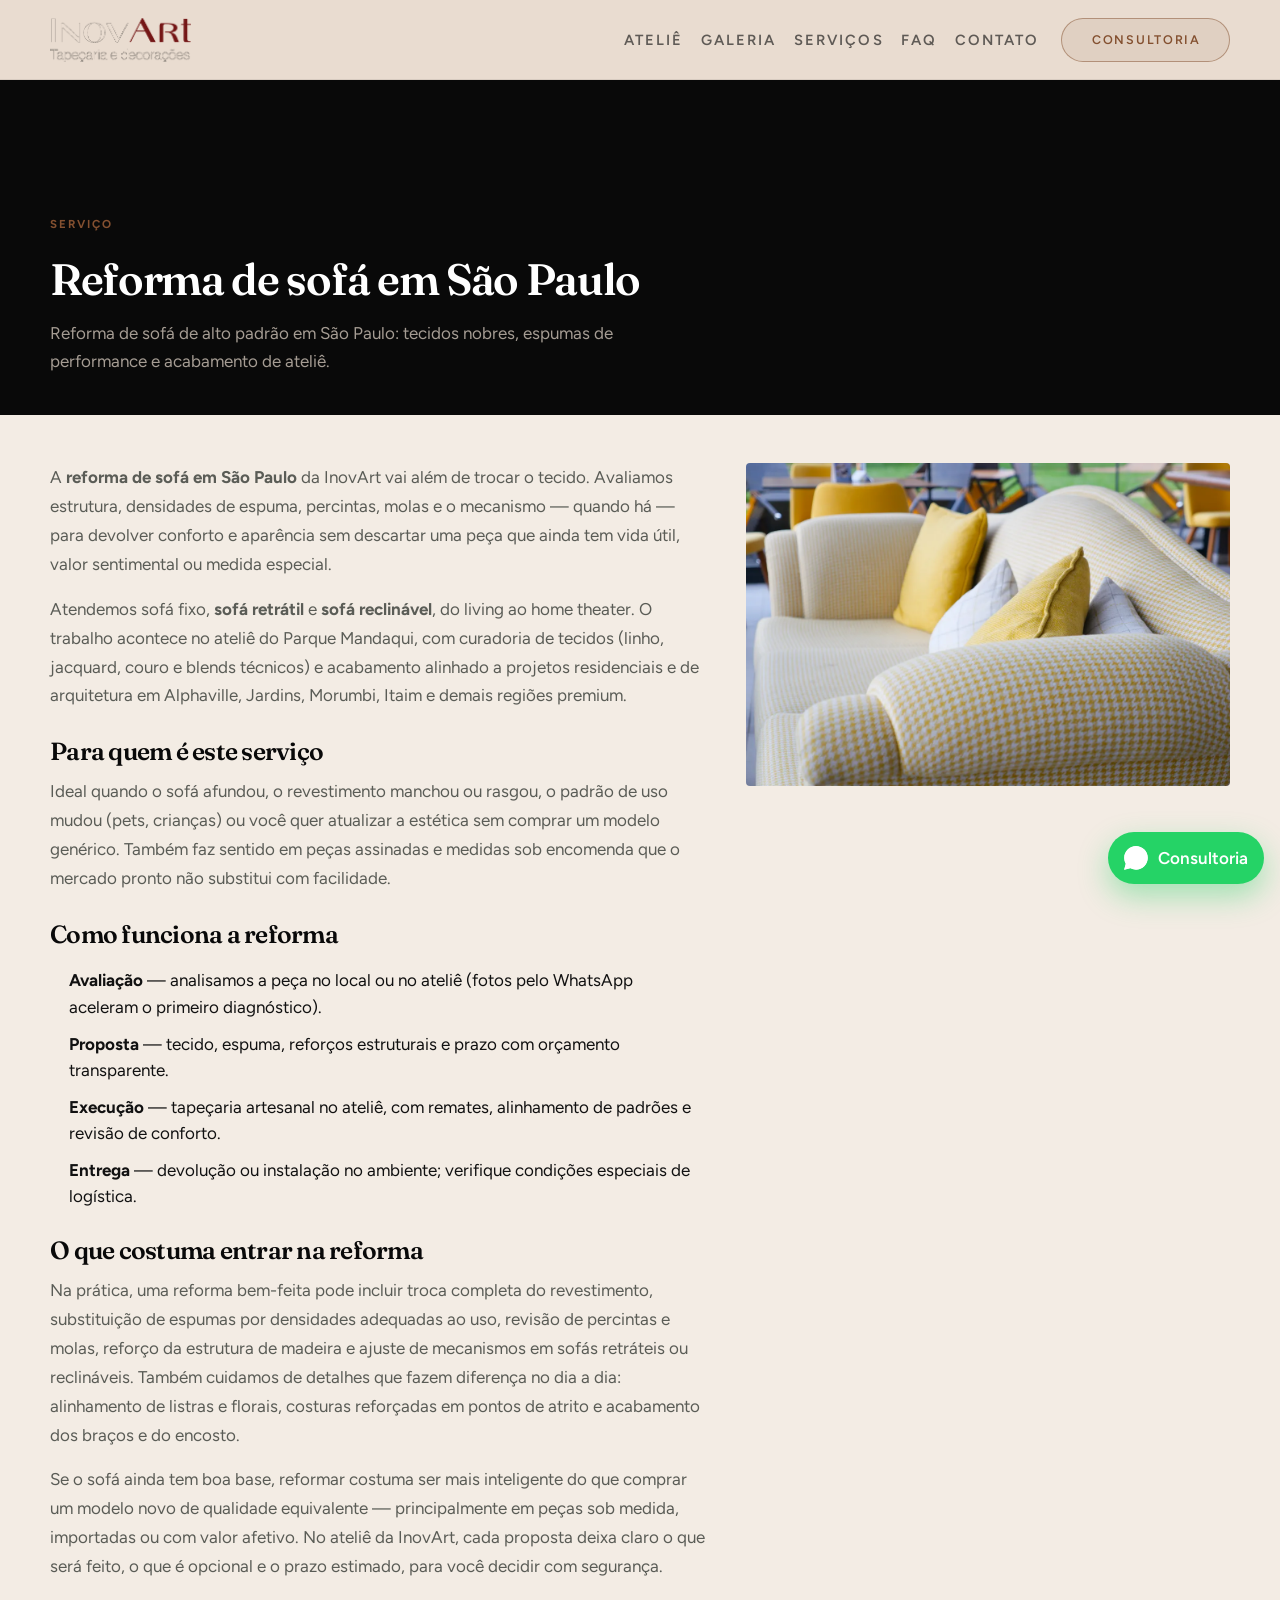
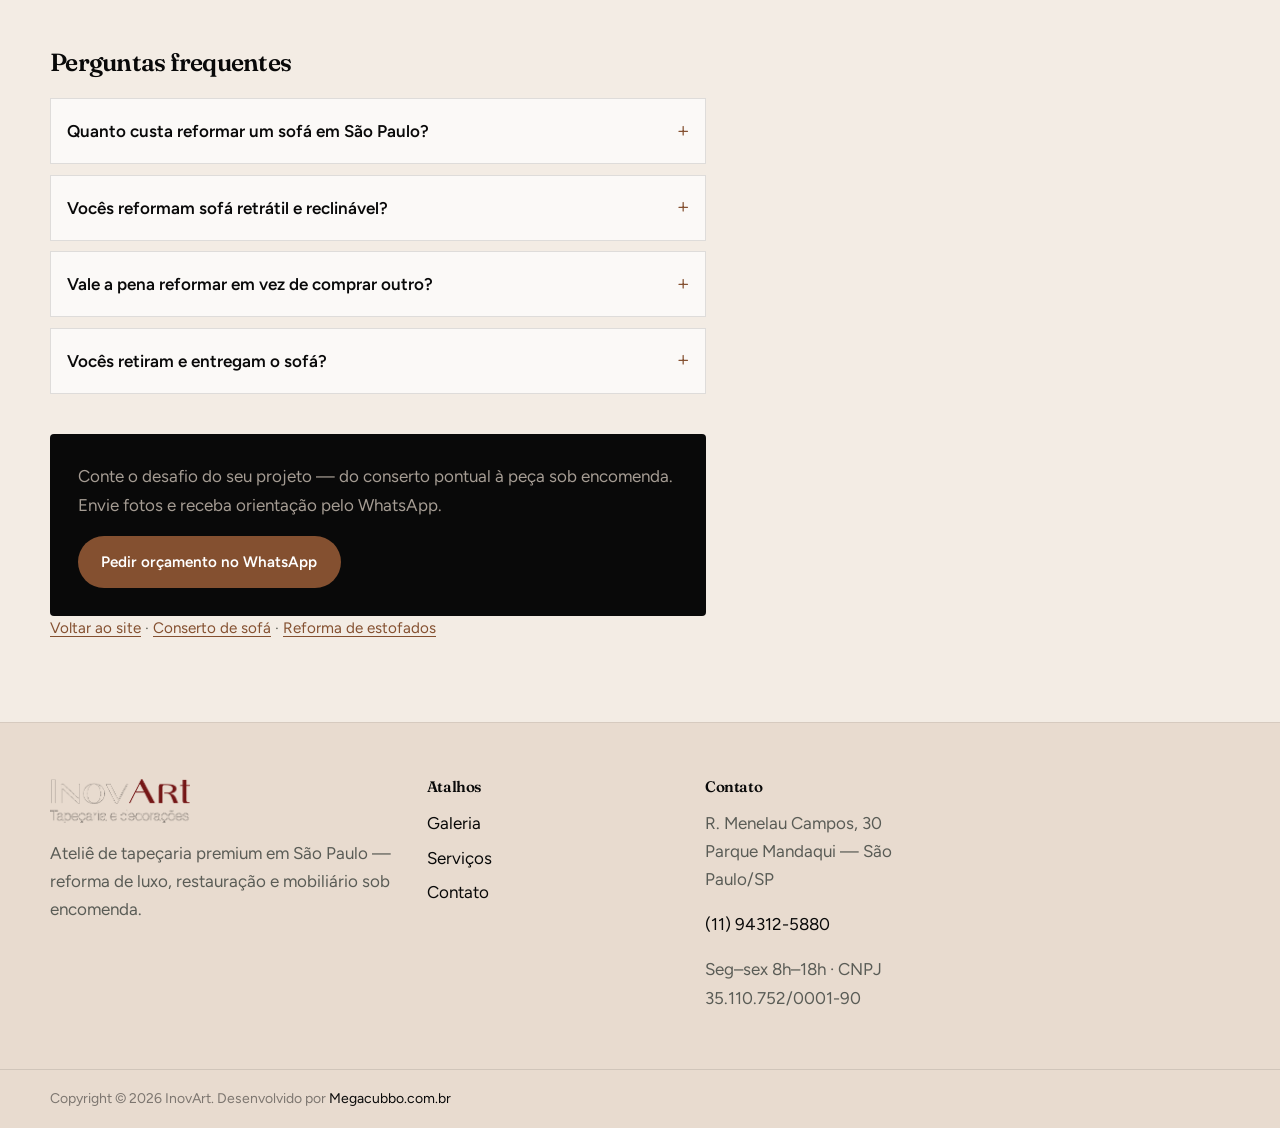
<file: servicos/reforma-de-sofa-sao-paulo.html>
<!DOCTYPE html>
<html lang="pt-BR">
<head>
  <meta charset="utf-8">
  <meta name="viewport" content="width=device-width, initial-scale=1">
  <title>Reforma de Sofá em São Paulo | InovArt Tapeçaria</title>
  <meta name="description" content="Reforma de sofá em São Paulo: troca de tecido, espuma, percintas e molas. Ateliê premium no Parque Mandaqui. Orçamento no WhatsApp.">
  <meta name="robots" content="index, follow, max-image-preview:large, max-snippet:-1, max-video-preview:-1">
  <link rel="canonical" href="https://inovartdecor.com.br/servicos/reforma-de-sofa-sao-paulo.html">
  <link rel="alternate" hreflang="pt-BR" href="https://inovartdecor.com.br/servicos/reforma-de-sofa-sao-paulo.html">
  <link rel="alternate" hreflang="x-default" href="https://inovartdecor.com.br/servicos/reforma-de-sofa-sao-paulo.html">
  <link rel="icon" href="/favicon.ico" sizes="any">
  <link rel="icon" href="../assets/favicon.svg" type="image/svg+xml">
  <meta property="og:type" content="website">
  <meta property="og:locale" content="pt_BR">
  <meta property="og:site_name" content="InovArt Tapeçaria">
  <meta property="og:url" content="https://inovartdecor.com.br/servicos/reforma-de-sofa-sao-paulo.html">
  <meta property="og:title" content="Reforma de Sofá em São Paulo | InovArt Tapeçaria">
  <meta property="og:description" content="Reforma de sofá em São Paulo: troca de tecido, espuma, percintas e molas. Ateliê premium no Parque Mandaqui. Orçamento no WhatsApp.">
  <meta property="og:image" content="https://inovartdecor.com.br/assets/og.jpg">
  <meta property="og:image:alt" content="Reforma de sofá premium — InovArt Tapeçaria São Paulo">
  <meta property="og:image:width" content="1200">
  <meta property="og:image:height" content="630">
  <meta name="twitter:card" content="summary_large_image">
  <meta name="twitter:title" content="Reforma de Sofá em São Paulo | InovArt Tapeçaria">
  <meta name="twitter:description" content="Reforma de sofá em São Paulo: troca de tecido, espuma, percintas e molas. Ateliê premium no Parque Mandaqui. Orçamento no WhatsApp.">
  <meta name="twitter:image" content="https://inovartdecor.com.br/assets/og.jpg">
  <link rel="preconnect" href="https://fonts.googleapis.com">
  <link rel="preconnect" href="https://fonts.gstatic.com" crossorigin>
  <link href="https://fonts.googleapis.com/css2?family=Figtree:wght@400;600;700&family=Fraunces:ital,opsz,wght@0,9..144,500;0,9..144,600;0,9..144,700;1,9..144,500&display=swap" rel="stylesheet" media="print" onload="this.media='all'">
  <noscript>
    <link href="https://fonts.googleapis.com/css2?family=Figtree:wght@400;600;700&family=Fraunces:ital,opsz,wght@0,9..144,500;0,9..144,600;0,9..144,700;1,9..144,500&display=swap" rel="stylesheet">
  </noscript>
  <link rel="stylesheet" href="../css/styles.css">
  <script type="application/ld+json">
  {
    "@context": "https://schema.org",
    "@graph": [
      {
        "@type": "WebPage",
        "@id": "https://inovartdecor.com.br/servicos/reforma-de-sofa-sao-paulo.html#webpage",
        "url": "https://inovartdecor.com.br/servicos/reforma-de-sofa-sao-paulo.html",
        "name": "Reforma de Sofá em São Paulo | InovArt Tapeçaria",
        "description": "Reforma de sofá em São Paulo: troca de tecido, espuma, percintas e molas. Ateliê premium no Parque Mandaqui. Orçamento no WhatsApp.",
        "isPartOf": { "@id": "https://inovartdecor.com.br/#website" },
        "about": { "@id": "https://inovartdecor.com.br/#business" },
        "inLanguage": "pt-BR",
        "dateModified": "2026-07-26"
      },
      {
        "@type": "Service",
        "name": "Reforma de sofá em São Paulo",
        "description": "Reforma de sofá em São Paulo com troca de tecido, espuma, percintas e molas.",
        "provider": {
          "@type": "LocalBusiness",
          "name": "InovArt Tapeçaria e Decorações",
          "url": "https://inovartdecor.com.br/",
          "telephone": "+55-11-94312-5880",
          "address": {
            "@type": "PostalAddress",
            "streetAddress": "Rua Menelau Campos, 30",
            "addressLocality": "São Paulo",
            "addressRegion": "SP",
            "postalCode": "02422-080",
            "addressCountry": "BR"
          }
        },
        "areaServed": { "@type": "City", "name": "São Paulo" },
        "url": "https://inovartdecor.com.br/servicos/reforma-de-sofa-sao-paulo.html"
      },
      {
        "@type": "BreadcrumbList",
        "itemListElement": [
          { "@type": "ListItem", "position": 1, "name": "Home", "item": "https://inovartdecor.com.br/" },
          { "@type": "ListItem", "position": 2, "name": "Reforma de sofá em São Paulo", "item": "https://inovartdecor.com.br/servicos/reforma-de-sofa-sao-paulo.html" }
        ]
      },
      {
        "@type": "FAQPage",
        "mainEntity": [
          {
            "@type": "Question",
            "name": "Quanto custa reformar um sofá em São Paulo?",
            "acceptedAnswer": { "@type": "Answer", "text": "O valor depende do modelo, estado da estrutura, tecido e acabamento. Após avaliar a peça, enviamos orçamento transparente pelo WhatsApp." }
          },
          {
            "@type": "Question",
            "name": "Vocês reformam sofá retrátil e reclinável?",
            "acceptedAnswer": { "@type": "Answer", "text": "Sim. Revisamos mecanismo, espumas e revestimento de sofás retráteis e reclináveis, com acabamento alinhado ao uso diário." }
          },
          {
            "@type": "Question",
            "name": "Vale a pena reformar em vez de comprar outro?",
            "acceptedAnswer": { "@type": "Answer", "text": "Sim, quando a estrutura está boa ou a peça tem valor sentimental, de design ou medida especial. A reforma preserva o que importa e renova conforto e aparência." }
          },
          {
            "@type": "Question",
            "name": "Vocês retiram e entregam o sofá?",
            "acceptedAnswer": { "@type": "Answer", "text": "Sim. Podemos retirar no local, reformar no ateliê e devolver — ou receber a peça no Parque Mandaqui. Verifique condições especiais conforme região e acesso." }
          }
        ]
      }
    ]
  }
  </script>
</head>
<body class="service-page">
  <a class="skip-link" href="#conteudo">Ir para o conteúdo</a>
  <header class="site-header" id="topo">
    <div class="container header-inner">
      <a class="brand" href="../" aria-label="InovArt — início">
        <img src="../assets/logo.png" alt="InovArt Tapeçaria e Decorações" width="154" height="52" decoding="async">
      </a>
      <button class="nav-toggle" type="button" aria-expanded="false" aria-controls="menu-principal" aria-label="Abrir menu">
        <span></span><span></span><span></span>
      </button>
      <nav class="nav" id="menu-principal" aria-label="Principal">
        <ul>
          <li><a href="../#sobre">Ateliê</a></li>
          <li><a href="../#galeria">Galeria</a></li>
          <li><a href="../#servicos">Serviços</a></li>
          <li><a href="../#faq">FAQ</a></li>
          <li><a href="../#contato">Contato</a></li>
        </ul>
        <a class="btn btn-hairline btn-sm" href="https://wa.me/5511943125880?text=Oi!%20Vim%20pelo%20site%20e%20quero%20pedir%20or%C3%A7amento%20para%20reforma%20de%20sof%C3%A1" target="_blank" rel="noopener noreferrer">Consultoria</a>
      </nav>
    </div>
  </header>

  <main id="conteudo">
    <section class="service-hero" aria-labelledby="service-title">
      <div class="container">
        <p class="eyebrow">Serviço</p>
        <h1 id="service-title">Reforma de sofá em São Paulo</h1>
        <p class="lead">Reforma de sofá de alto padrão em São Paulo: tecidos nobres, espumas de performance e acabamento de ateliê.</p>
      </div>
    </section>

    <section class="service-main">
      <div class="container service-layout">
        <div class="service-copy">

          <p>A <strong>reforma de sofá em São Paulo</strong> da InovArt vai além de trocar o tecido. Avaliamos estrutura, densidades de espuma, percintas, molas e o mecanismo — quando há — para devolver conforto e aparência sem descartar uma peça que ainda tem vida útil, valor sentimental ou medida especial.</p>
          <p>Atendemos sofá fixo, <strong>sofá retrátil</strong> e <strong>sofá reclinável</strong>, do living ao home theater. O trabalho acontece no ateliê do Parque Mandaqui, com curadoria de tecidos (linho, jacquard, couro e blends técnicos) e acabamento alinhado a projetos residenciais e de arquitetura em Alphaville, Jardins, Morumbi, Itaim e demais regiões premium.</p>
          <h2>Para quem é este serviço</h2>
          <p>Ideal quando o sofá afundou, o revestimento manchou ou rasgou, o padrão de uso mudou (pets, crianças) ou você quer atualizar a estética sem comprar um modelo genérico. Também faz sentido em peças assinadas e medidas sob encomenda que o mercado pronto não substitui com facilidade.</p>
          <h2>Como funciona a reforma</h2>
          <ol class="service-steps">
            <li><strong>Avaliação</strong> — analisamos a peça no local ou no ateliê (fotos pelo WhatsApp aceleram o primeiro diagnóstico).</li>
            <li><strong>Proposta</strong> — tecido, espuma, reforços estruturais e prazo com orçamento transparente.</li>
            <li><strong>Execução</strong> — tapeçaria artesanal no ateliê, com remates, alinhamento de padrões e revisão de conforto.</li>
            <li><strong>Entrega</strong> — devolução ou instalação no ambiente; verifique condições especiais de logística.</li>
          </ol>
          <h2>O que costuma entrar na reforma</h2>
          <p>Na prática, uma reforma bem-feita pode incluir troca completa do revestimento, substituição de espumas por densidades adequadas ao uso, revisão de percintas e molas, reforço da estrutura de madeira e ajuste de mecanismos em sofás retráteis ou reclináveis. Também cuidamos de detalhes que fazem diferença no dia a dia: alinhamento de listras e florais, costuras reforçadas em pontos de atrito e acabamento dos braços e do encosto.</p>
          <p>Se o sofá ainda tem boa base, reformar costuma ser mais inteligente do que comprar um modelo novo de qualidade equivalente — principalmente em peças sob medida, importadas ou com valor afetivo. No ateliê da InovArt, cada proposta deixa claro o que será feito, o que é opcional e o prazo estimado, para você decidir com segurança.</p>

          <div class="service-faq">
            <h2>Perguntas frequentes</h2>
          <details class="faq-item">
            <summary>Quanto custa reformar um sofá em São Paulo?</summary>
            <p>O valor depende do modelo, estado da estrutura, tecido e acabamento. Após avaliar a peça, enviamos orçamento transparente pelo WhatsApp.</p>
          </details>
          <details class="faq-item">
            <summary>Vocês reformam sofá retrátil e reclinável?</summary>
            <p>Sim. Revisamos mecanismo, espumas e revestimento de sofás retráteis e reclináveis, com acabamento alinhado ao uso diário.</p>
          </details>
          <details class="faq-item">
            <summary>Vale a pena reformar em vez de comprar outro?</summary>
            <p>Sim, quando a estrutura está boa ou a peça tem valor sentimental, de design ou medida especial. A reforma preserva o que importa e renova conforto e aparência.</p>
          </details>
          <details class="faq-item">
            <summary>Vocês retiram e entregam o sofá?</summary>
            <p>Sim. Podemos retirar no local, reformar no ateliê e devolver — ou receber a peça no Parque Mandaqui. Verifique condições especiais conforme região e acesso.</p>
          </details>
          </div>
          <div class="service-cta-box">
            <p>Conte o desafio do seu projeto — do conserto pontual à peça sob encomenda. Envie fotos e receba orientação pelo WhatsApp.</p>
            <a class="btn btn-accent" href="https://wa.me/5511943125880?text=Oi!%20Vim%20pelo%20site%20e%20quero%20pedir%20or%C3%A7amento%20para%20reforma%20de%20sof%C3%A1" target="_blank" rel="noopener noreferrer">Pedir orçamento no WhatsApp</a>
          </div>
          <p class="service-related"><a href="../">Voltar ao site</a> · <a href="conserto-de-sofa-sao-paulo.html">Conserto de sofá</a> · <a href="reforma-de-estofados-sao-paulo.html">Reforma de estofados</a></p>
        </div>
        <figure class="service-media">
          <picture>
            <source srcset="../assets/galeria-sofa-moderno.webp" type="image/webp">
            <img src="../assets/galeria-sofa-moderno.jpg" alt="Sofá cinza moderno reformado em sala de estar — reforma de sofá em São Paulo" width="1200" height="800" loading="eager" decoding="async">
          </picture>
        </figure>
      </div>
    </section>
  </main>

  <footer class="site-footer">
    <div class="container footer-grid">
      <div>
        <img src="../assets/logo.png" alt="InovArt" width="140" height="47" loading="lazy" decoding="async">
        <p>Ateliê de tapeçaria premium em São Paulo — reforma de luxo, restauração e mobiliário sob encomenda.</p>
      </div>
      <div>
        <h3>Atalhos</h3>
        <ul>
          <li><a href="../#galeria">Galeria</a></li>
          <li><a href="../#servicos">Serviços</a></li>
          <li><a href="../#contato">Contato</a></li>
        </ul>
      </div>
      <div>
        <h3>Contato</h3>
        <p>R. Menelau Campos, 30<br>Parque Mandaqui — São Paulo/SP</p>
        <p><a href="https://wa.me/5511943125880" target="_blank" rel="noopener noreferrer">(11) 94312-5880</a></p>
        <p>Seg–sex 8h–18h · CNPJ 35.110.752/0001-90</p>
      </div>
    </div>
    <div class="footer-bottom">
      <div class="container">
        <p>Copyright © 2026 InovArt. Desenvolvido por <a href="https://megacubbo.com.br" target="_blank" rel="noopener noreferrer">Megacubbo.com.br</a></p>
      </div>
    </div>
  </footer>

  <a class="whatsapp-float" href="https://wa.me/5511943125880?text=Oi!%20Vim%20pelo%20site%20e%20quero%20pedir%20or%C3%A7amento%20para%20reforma%20de%20sof%C3%A1" target="_blank" rel="noopener noreferrer" aria-label="Chamar no WhatsApp">
    <img src="../assets/whatsapp.svg" alt="" width="28" height="28" decoding="async">
    <span>Consultoria</span>
  </a>
  <script src="../js/main.js" defer></script>
</body>
</html>
</file>
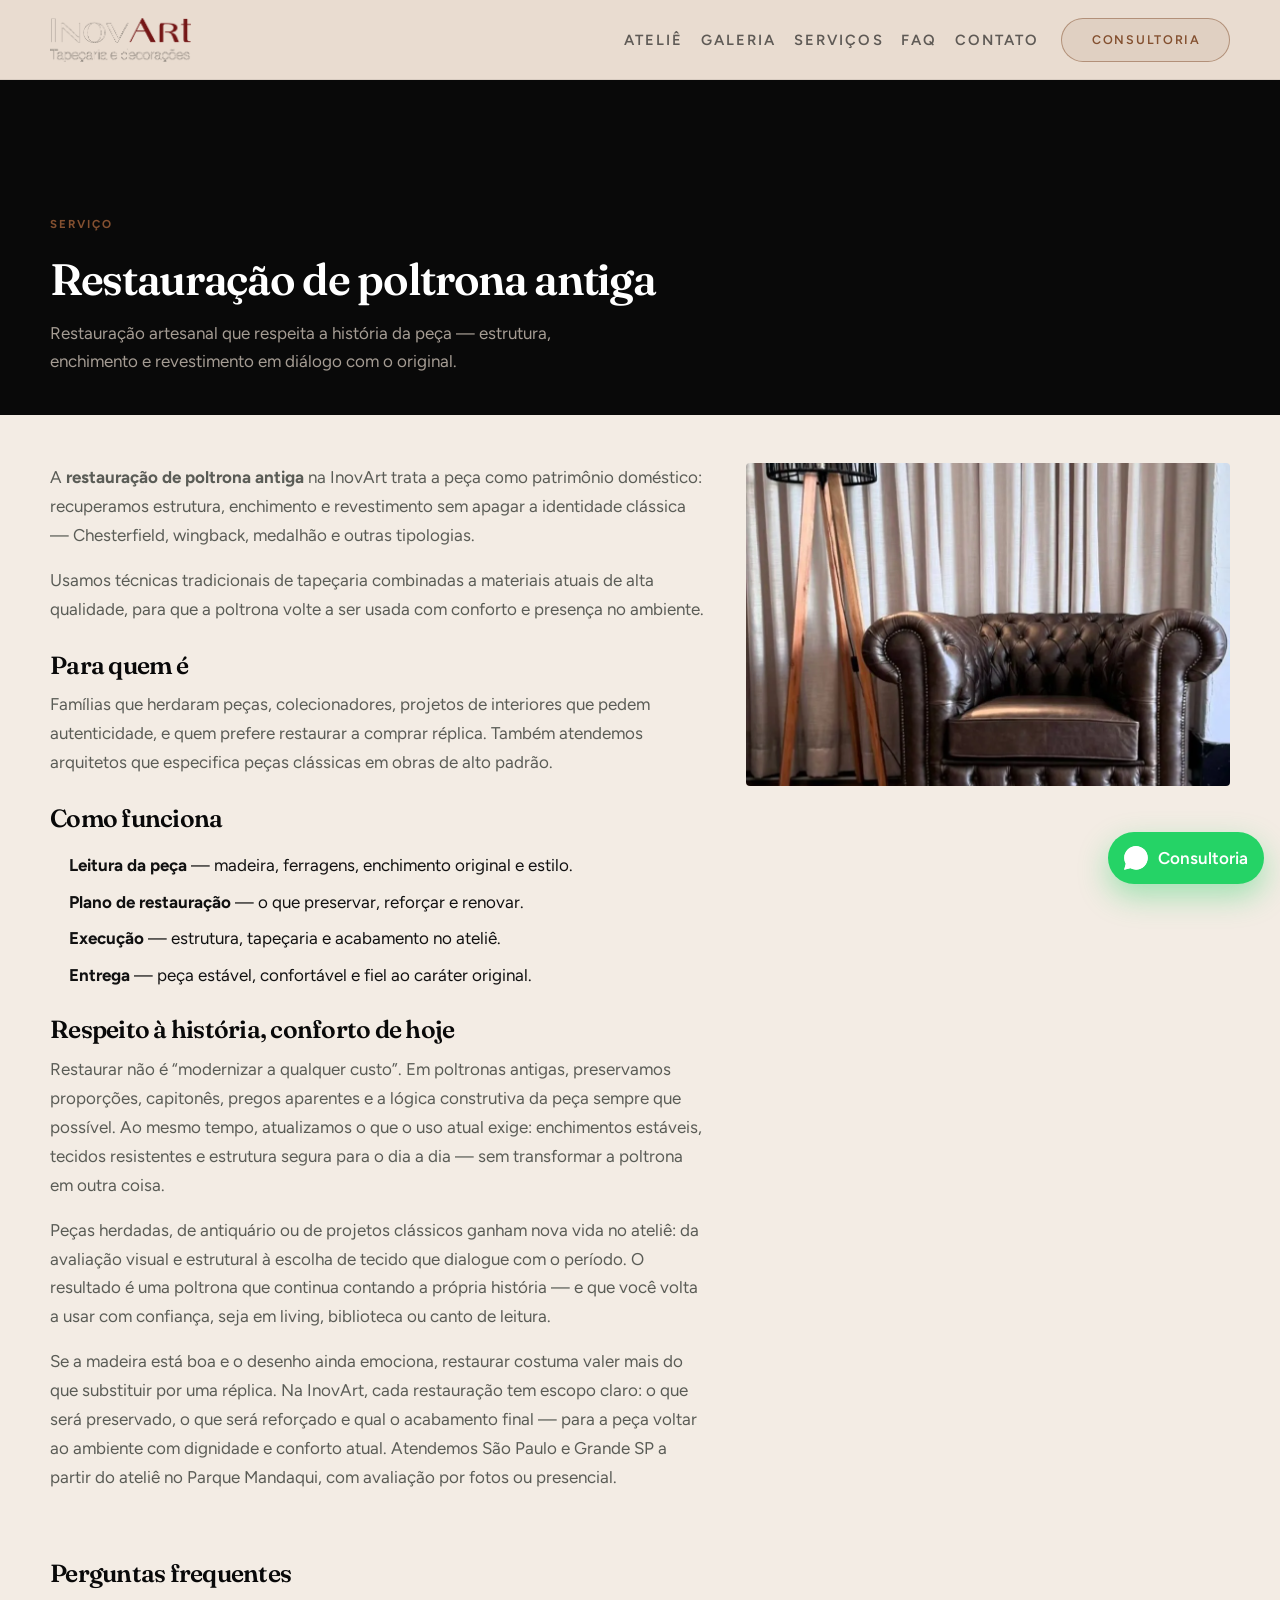
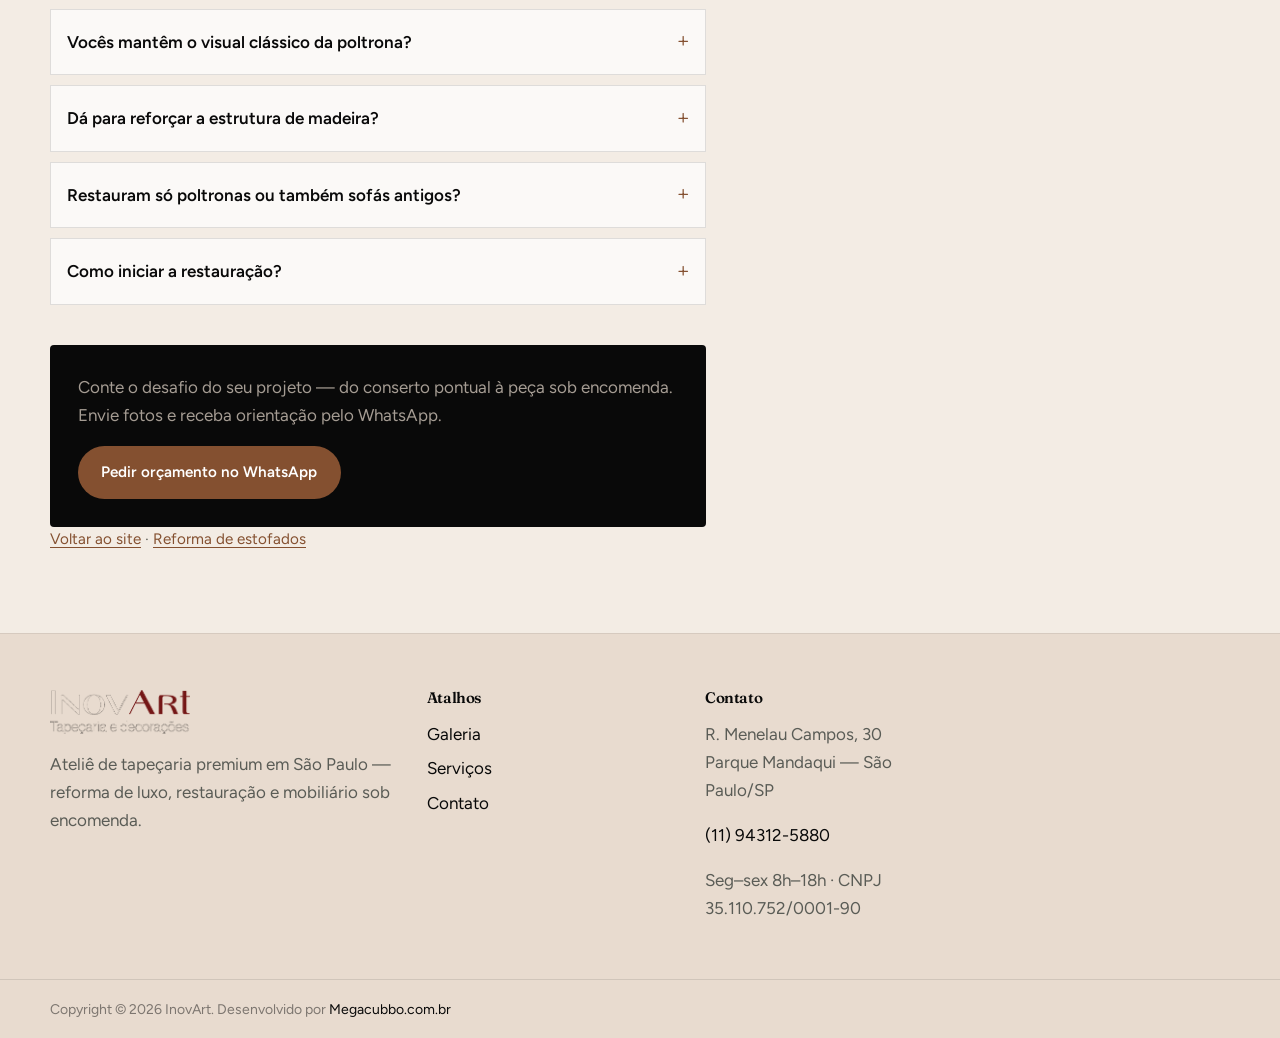
<file: servicos/restauracao-de-poltrona-antiga.html>
<!DOCTYPE html>
<html lang="pt-BR">
<head>
  <meta charset="utf-8">
  <meta name="viewport" content="width=device-width, initial-scale=1">
  <title>Restauração de Poltrona Antiga em SP | InovArt</title>
  <meta name="description" content="Restauração de poltrona antiga em São Paulo com técnicas tradicionais de tapeçaria. Preserve a história da peça.">
  <meta name="robots" content="index, follow, max-image-preview:large, max-snippet:-1, max-video-preview:-1">
  <link rel="canonical" href="https://inovartdecor.com.br/servicos/restauracao-de-poltrona-antiga.html">
  <link rel="alternate" hreflang="pt-BR" href="https://inovartdecor.com.br/servicos/restauracao-de-poltrona-antiga.html">
  <link rel="alternate" hreflang="x-default" href="https://inovartdecor.com.br/servicos/restauracao-de-poltrona-antiga.html">
  <link rel="icon" href="/favicon.ico" sizes="any">
  <link rel="icon" href="../assets/favicon.svg" type="image/svg+xml">
  <meta property="og:type" content="website">
  <meta property="og:locale" content="pt_BR">
  <meta property="og:site_name" content="InovArt Tapeçaria">
  <meta property="og:url" content="https://inovartdecor.com.br/servicos/restauracao-de-poltrona-antiga.html">
  <meta property="og:title" content="Restauração de Poltrona Antiga em SP | InovArt">
  <meta property="og:description" content="Restauração de poltrona antiga em São Paulo com técnicas tradicionais de tapeçaria. Preserve a história da peça.">
  <meta property="og:image" content="https://inovartdecor.com.br/assets/og.jpg">
  <meta property="og:image:alt" content="Restauração de poltrona clássica — InovArt">
  <meta property="og:image:width" content="1200">
  <meta property="og:image:height" content="630">
  <meta name="twitter:card" content="summary_large_image">
  <meta name="twitter:title" content="Restauração de Poltrona Antiga em SP | InovArt">
  <meta name="twitter:description" content="Restauração de poltrona antiga em São Paulo com técnicas tradicionais de tapeçaria. Preserve a história da peça.">
  <meta name="twitter:image" content="https://inovartdecor.com.br/assets/og.jpg">
  <link rel="preconnect" href="https://fonts.googleapis.com">
  <link rel="preconnect" href="https://fonts.gstatic.com" crossorigin>
  <link href="https://fonts.googleapis.com/css2?family=Figtree:wght@400;600;700&family=Fraunces:ital,opsz,wght@0,9..144,500;0,9..144,600;0,9..144,700;1,9..144,500&display=swap" rel="stylesheet" media="print" onload="this.media='all'">
  <noscript>
    <link href="https://fonts.googleapis.com/css2?family=Figtree:wght@400;600;700&family=Fraunces:ital,opsz,wght@0,9..144,500;0,9..144,600;0,9..144,700;1,9..144,500&display=swap" rel="stylesheet">
  </noscript>
  <link rel="stylesheet" href="../css/styles.css">
  <script type="application/ld+json">
  {
    "@context": "https://schema.org",
    "@graph": [
      {
        "@type": "WebPage",
        "@id": "https://inovartdecor.com.br/servicos/restauracao-de-poltrona-antiga.html#webpage",
        "url": "https://inovartdecor.com.br/servicos/restauracao-de-poltrona-antiga.html",
        "name": "Restauração de Poltrona Antiga em SP | InovArt",
        "description": "Restauração de poltrona antiga em São Paulo com técnicas tradicionais de tapeçaria. Preserve a história da peça.",
        "isPartOf": { "@id": "https://inovartdecor.com.br/#website" },
        "about": { "@id": "https://inovartdecor.com.br/#business" },
        "inLanguage": "pt-BR",
        "dateModified": "2026-07-26"
      },
      {
        "@type": "Service",
        "name": "Restauração de poltrona antiga em São Paulo",
        "description": "Restauração artesanal de poltronas antigas e clássicas em São Paulo.",
        "provider": {
          "@type": "LocalBusiness",
          "name": "InovArt Tapeçaria e Decorações",
          "url": "https://inovartdecor.com.br/",
          "telephone": "+55-11-94312-5880",
          "address": {
            "@type": "PostalAddress",
            "streetAddress": "Rua Menelau Campos, 30",
            "addressLocality": "São Paulo",
            "addressRegion": "SP",
            "postalCode": "02422-080",
            "addressCountry": "BR"
          }
        },
        "areaServed": { "@type": "City", "name": "São Paulo" },
        "url": "https://inovartdecor.com.br/servicos/restauracao-de-poltrona-antiga.html"
      },
      {
        "@type": "BreadcrumbList",
        "itemListElement": [
          { "@type": "ListItem", "position": 1, "name": "Home", "item": "https://inovartdecor.com.br/" },
          { "@type": "ListItem", "position": 2, "name": "Restauração de poltrona antiga em São Paulo", "item": "https://inovartdecor.com.br/servicos/restauracao-de-poltrona-antiga.html" }
        ]
      },
      {
        "@type": "FAQPage",
        "mainEntity": [
          {
            "@type": "Question",
            "name": "Vocês mantêm o visual clássico da poltrona?",
            "acceptedAnswer": { "@type": "Answer", "text": "Sim. Orientamos tecidos e acabamentos que dialogam com o período e o desenho da peça, sem forçar tendências que a descaracterizem." }
          },
          {
            "@type": "Question",
            "name": "Dá para reforçar a estrutura de madeira?",
            "acceptedAnswer": { "@type": "Answer", "text": "Sim, quando necessário. Avaliamos estabilidade e fazemos reforços compatíveis com o uso atual." }
          },
          {
            "@type": "Question",
            "name": "Restauram só poltronas ou também sofás antigos?",
            "acceptedAnswer": { "@type": "Answer", "text": "Restauramos poltronas, sofás e outras peças clássicas. Cada projeto tem escopo próprio após avaliação." }
          },
          {
            "@type": "Question",
            "name": "Como iniciar a restauração?",
            "acceptedAnswer": { "@type": "Answer", "text": "Envie fotos de vários ângulos pelo WhatsApp. Agendamos avaliação e proposta com prazo." }
          }
        ]
      }
    ]
  }
  </script>
</head>
<body class="service-page">
  <a class="skip-link" href="#conteudo">Ir para o conteúdo</a>
  <header class="site-header" id="topo">
    <div class="container header-inner">
      <a class="brand" href="../" aria-label="InovArt — início">
        <img src="../assets/logo.png" alt="InovArt Tapeçaria e Decorações" width="154" height="52" decoding="async">
      </a>
      <button class="nav-toggle" type="button" aria-expanded="false" aria-controls="menu-principal" aria-label="Abrir menu">
        <span></span><span></span><span></span>
      </button>
      <nav class="nav" id="menu-principal" aria-label="Principal">
        <ul>
          <li><a href="../#sobre">Ateliê</a></li>
          <li><a href="../#galeria">Galeria</a></li>
          <li><a href="../#servicos">Serviços</a></li>
          <li><a href="../#faq">FAQ</a></li>
          <li><a href="../#contato">Contato</a></li>
        </ul>
        <a class="btn btn-hairline btn-sm" href="https://wa.me/5511943125880?text=Oi!%20Vim%20pelo%20site%20e%20quero%20pedir%20or%C3%A7amento%20para%20restaura%C3%A7%C3%A3o%20de%20poltrona" target="_blank" rel="noopener noreferrer">Consultoria</a>
      </nav>
    </div>
  </header>

  <main id="conteudo">
    <section class="service-hero" aria-labelledby="service-title">
      <div class="container">
        <p class="eyebrow">Serviço</p>
        <h1 id="service-title">Restauração de poltrona antiga</h1>
        <p class="lead">Restauração artesanal que respeita a história da peça — estrutura, enchimento e revestimento em diálogo com o original.</p>
      </div>
    </section>

    <section class="service-main">
      <div class="container service-layout">
        <div class="service-copy">

          <p>A <strong>restauração de poltrona antiga</strong> na InovArt trata a peça como patrimônio doméstico: recuperamos estrutura, enchimento e revestimento sem apagar a identidade clássica — Chesterfield, wingback, medalhão e outras tipologias.</p>
          <p>Usamos técnicas tradicionais de tapeçaria combinadas a materiais atuais de alta qualidade, para que a poltrona volte a ser usada com conforto e presença no ambiente.</p>
          <h2>Para quem é</h2>
          <p>Famílias que herdaram peças, colecionadores, projetos de interiores que pedem autenticidade, e quem prefere restaurar a comprar réplica. Também atendemos arquitetos que especifica peças clássicas em obras de alto padrão.</p>
          <h2>Como funciona</h2>
          <ol class="service-steps">
            <li><strong>Leitura da peça</strong> — madeira, ferragens, enchimento original e estilo.</li>
            <li><strong>Plano de restauração</strong> — o que preservar, reforçar e renovar.</li>
            <li><strong>Execução</strong> — estrutura, tapeçaria e acabamento no ateliê.</li>
            <li><strong>Entrega</strong> — peça estável, confortável e fiel ao caráter original.</li>
          </ol>
          <h2>Respeito à história, conforto de hoje</h2>
          <p>Restaurar não é “modernizar a qualquer custo”. Em poltronas antigas, preservamos proporções, capitonês, pregos aparentes e a lógica construtiva da peça sempre que possível. Ao mesmo tempo, atualizamos o que o uso atual exige: enchimentos estáveis, tecidos resistentes e estrutura segura para o dia a dia — sem transformar a poltrona em outra coisa.</p>
          <p>Peças herdadas, de antiquário ou de projetos clássicos ganham nova vida no ateliê: da avaliação visual e estrutural à escolha de tecido que dialogue com o período. O resultado é uma poltrona que continua contando a própria história — e que você volta a usar com confiança, seja em living, biblioteca ou canto de leitura.</p>
          <p>Se a madeira está boa e o desenho ainda emociona, restaurar costuma valer mais do que substituir por uma réplica. Na InovArt, cada restauração tem escopo claro: o que será preservado, o que será reforçado e qual o acabamento final — para a peça voltar ao ambiente com dignidade e conforto atual. Atendemos São Paulo e Grande SP a partir do ateliê no Parque Mandaqui, com avaliação por fotos ou presencial.</p>

          <div class="service-faq">
            <h2>Perguntas frequentes</h2>
          <details class="faq-item">
            <summary>Vocês mantêm o visual clássico da poltrona?</summary>
            <p>Sim. Orientamos tecidos e acabamentos que dialogam com o período e o desenho da peça, sem forçar tendências que a descaracterizem.</p>
          </details>
          <details class="faq-item">
            <summary>Dá para reforçar a estrutura de madeira?</summary>
            <p>Sim, quando necessário. Avaliamos estabilidade e fazemos reforços compatíveis com o uso atual.</p>
          </details>
          <details class="faq-item">
            <summary>Restauram só poltronas ou também sofás antigos?</summary>
            <p>Restauramos poltronas, sofás e outras peças clássicas. Cada projeto tem escopo próprio após avaliação.</p>
          </details>
          <details class="faq-item">
            <summary>Como iniciar a restauração?</summary>
            <p>Envie fotos de vários ângulos pelo WhatsApp. Agendamos avaliação e proposta com prazo.</p>
          </details>
          </div>
          <div class="service-cta-box">
            <p>Conte o desafio do seu projeto — do conserto pontual à peça sob encomenda. Envie fotos e receba orientação pelo WhatsApp.</p>
            <a class="btn btn-accent" href="https://wa.me/5511943125880?text=Oi!%20Vim%20pelo%20site%20e%20quero%20pedir%20or%C3%A7amento%20para%20restaura%C3%A7%C3%A3o%20de%20poltrona" target="_blank" rel="noopener noreferrer">Pedir orçamento no WhatsApp</a>
          </div>
          <p class="service-related"><a href="../">Voltar ao site</a> · <a href="reforma-de-estofados-sao-paulo.html">Reforma de estofados</a></p>
        </div>
        <figure class="service-media">
          <picture>
            <source srcset="../assets/galeria/poltrona-03.webp" type="image/webp">
            <img src="../assets/galeria/poltrona-03.jpg" alt="Poltrona Chesterfield restaurada no ateliê InovArt" width="1200" height="800" loading="eager" decoding="async">
          </picture>
        </figure>
      </div>
    </section>
  </main>

  <footer class="site-footer">
    <div class="container footer-grid">
      <div>
        <img src="../assets/logo.png" alt="InovArt" width="140" height="47" loading="lazy" decoding="async">
        <p>Ateliê de tapeçaria premium em São Paulo — reforma de luxo, restauração e mobiliário sob encomenda.</p>
      </div>
      <div>
        <h3>Atalhos</h3>
        <ul>
          <li><a href="../#galeria">Galeria</a></li>
          <li><a href="../#servicos">Serviços</a></li>
          <li><a href="../#contato">Contato</a></li>
        </ul>
      </div>
      <div>
        <h3>Contato</h3>
        <p>R. Menelau Campos, 30<br>Parque Mandaqui — São Paulo/SP</p>
        <p><a href="https://wa.me/5511943125880" target="_blank" rel="noopener noreferrer">(11) 94312-5880</a></p>
        <p>Seg–sex 8h–18h · CNPJ 35.110.752/0001-90</p>
      </div>
    </div>
    <div class="footer-bottom">
      <div class="container">
        <p>Copyright © 2026 InovArt. Desenvolvido por <a href="https://megacubbo.com.br" target="_blank" rel="noopener noreferrer">Megacubbo.com.br</a></p>
      </div>
    </div>
  </footer>

  <a class="whatsapp-float" href="https://wa.me/5511943125880?text=Oi!%20Vim%20pelo%20site%20e%20quero%20pedir%20or%C3%A7amento%20para%20restaura%C3%A7%C3%A3o%20de%20poltrona" target="_blank" rel="noopener noreferrer" aria-label="Chamar no WhatsApp">
    <img src="../assets/whatsapp.svg" alt="" width="28" height="28" decoding="async">
    <span>Consultoria</span>
  </a>
  <script src="../js/main.js" defer></script>
</body>
</html>
</file>
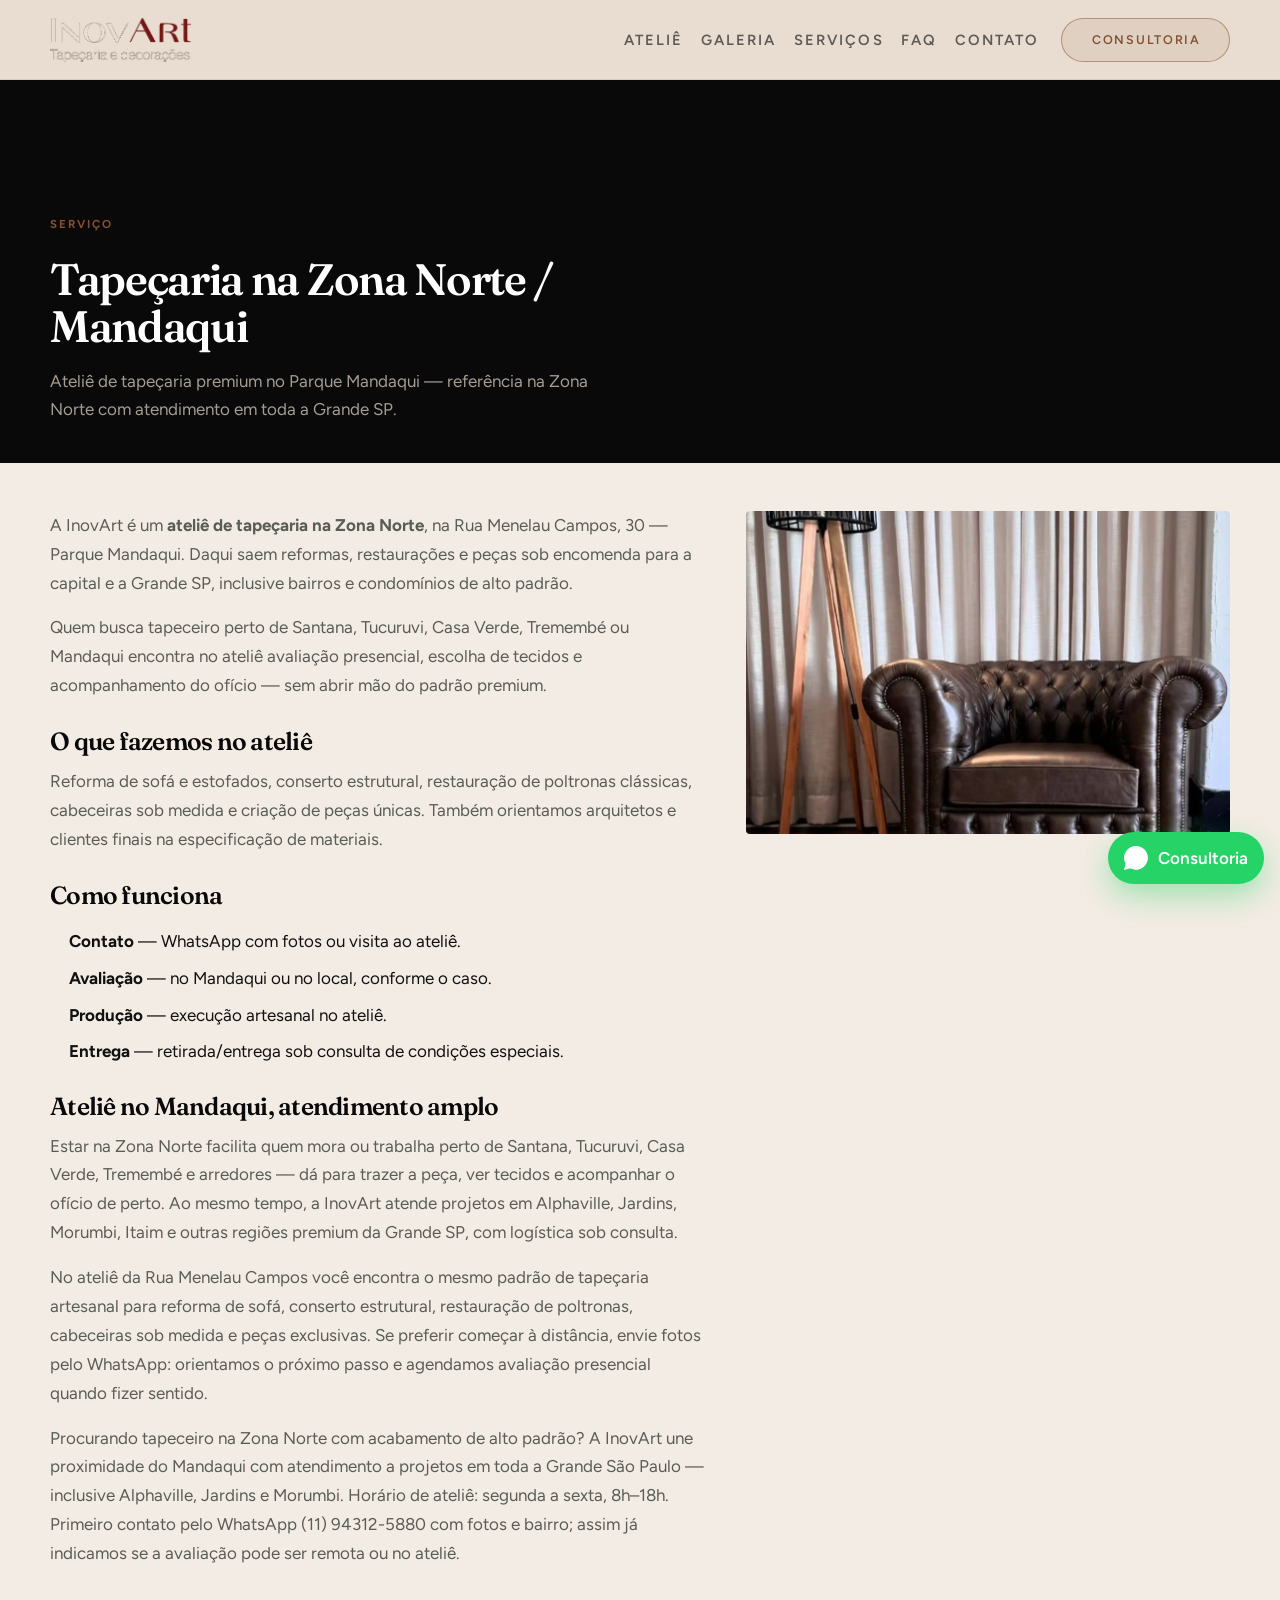
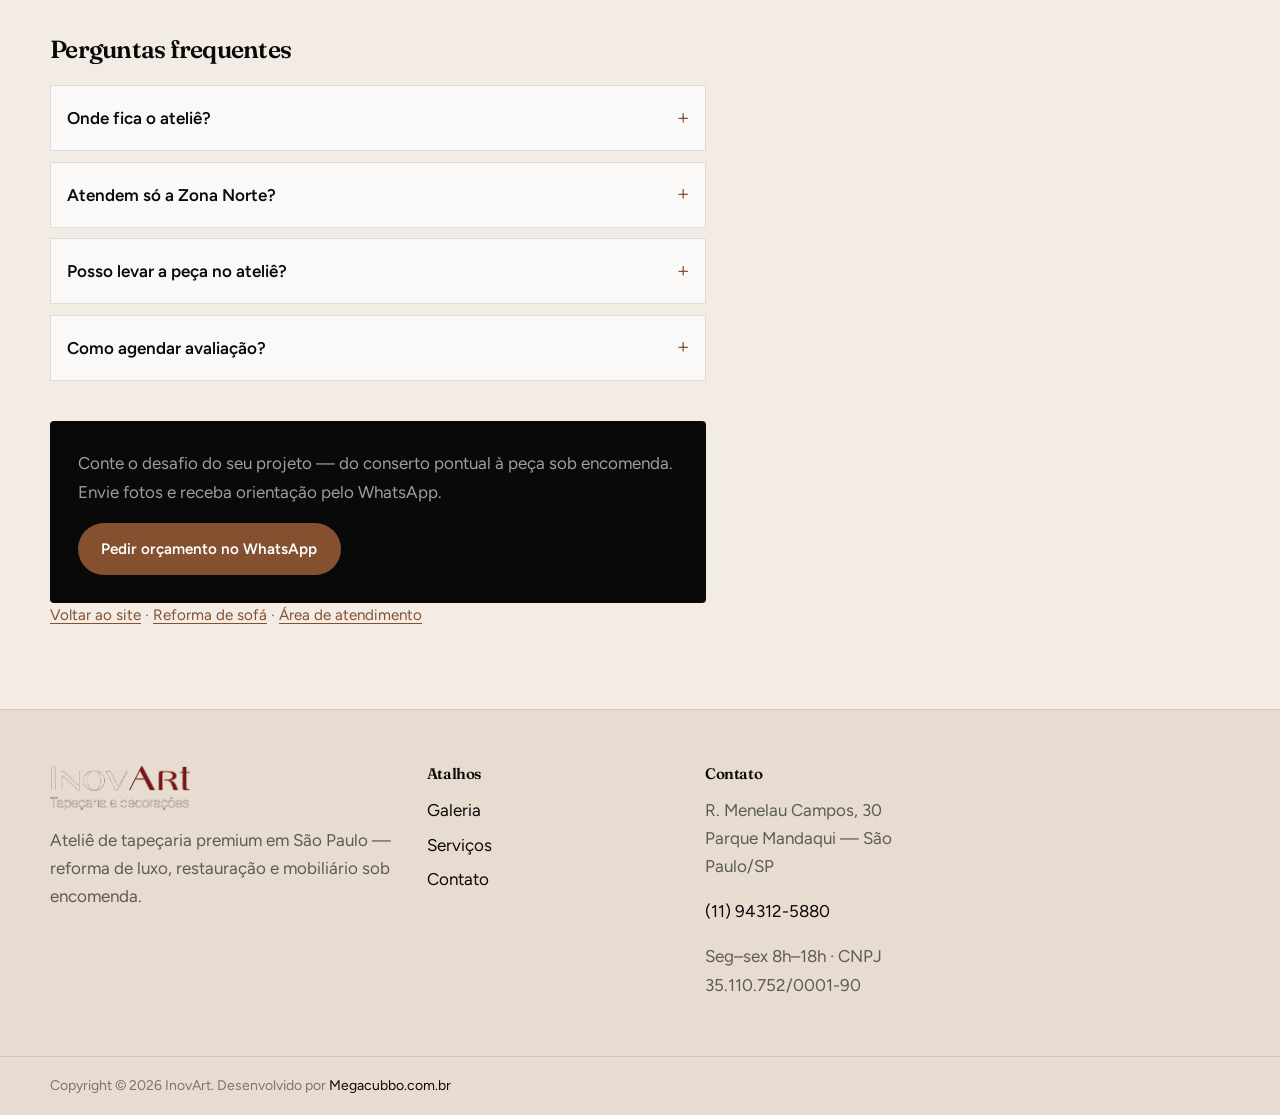
<file: servicos/tapecaria-zona-norte-mandaqui.html>
<!DOCTYPE html>
<html lang="pt-BR">
<head>
  <meta charset="utf-8">
  <meta name="viewport" content="width=device-width, initial-scale=1">
  <title>Tapeçaria Zona Norte / Mandaqui | InovArt</title>
  <meta name="description" content="Tapeçaria na Zona Norte de São Paulo — ateliê no Parque Mandaqui. Reforma, restauração e peças sob encomenda.">
  <meta name="robots" content="index, follow, max-image-preview:large, max-snippet:-1, max-video-preview:-1">
  <link rel="canonical" href="https://inovartdecor.com.br/servicos/tapecaria-zona-norte-mandaqui.html">
  <link rel="alternate" hreflang="pt-BR" href="https://inovartdecor.com.br/servicos/tapecaria-zona-norte-mandaqui.html">
  <link rel="alternate" hreflang="x-default" href="https://inovartdecor.com.br/servicos/tapecaria-zona-norte-mandaqui.html">
  <link rel="icon" href="/favicon.ico" sizes="any">
  <link rel="icon" href="../assets/favicon.svg" type="image/svg+xml">
  <meta property="og:type" content="website">
  <meta property="og:locale" content="pt_BR">
  <meta property="og:site_name" content="InovArt Tapeçaria">
  <meta property="og:url" content="https://inovartdecor.com.br/servicos/tapecaria-zona-norte-mandaqui.html">
  <meta property="og:title" content="Tapeçaria Zona Norte / Mandaqui | InovArt">
  <meta property="og:description" content="Tapeçaria na Zona Norte de São Paulo — ateliê no Parque Mandaqui. Reforma, restauração e peças sob encomenda.">
  <meta property="og:image" content="https://inovartdecor.com.br/assets/og.jpg">
  <meta property="og:image:alt" content="Ateliê InovArt no Parque Mandaqui — Zona Norte SP">
  <meta property="og:image:width" content="1200">
  <meta property="og:image:height" content="630">
  <meta name="twitter:card" content="summary_large_image">
  <meta name="twitter:title" content="Tapeçaria Zona Norte / Mandaqui | InovArt">
  <meta name="twitter:description" content="Tapeçaria na Zona Norte de São Paulo — ateliê no Parque Mandaqui. Reforma, restauração e peças sob encomenda.">
  <meta name="twitter:image" content="https://inovartdecor.com.br/assets/og.jpg">
  <link rel="preconnect" href="https://fonts.googleapis.com">
  <link rel="preconnect" href="https://fonts.gstatic.com" crossorigin>
  <link href="https://fonts.googleapis.com/css2?family=Figtree:wght@400;600;700&family=Fraunces:ital,opsz,wght@0,9..144,500;0,9..144,600;0,9..144,700;1,9..144,500&display=swap" rel="stylesheet" media="print" onload="this.media='all'">
  <noscript>
    <link href="https://fonts.googleapis.com/css2?family=Figtree:wght@400;600;700&family=Fraunces:ital,opsz,wght@0,9..144,500;0,9..144,600;0,9..144,700;1,9..144,500&display=swap" rel="stylesheet">
  </noscript>
  <link rel="stylesheet" href="../css/styles.css">
  <script type="application/ld+json">
  {
    "@context": "https://schema.org",
    "@graph": [
      {
        "@type": "WebPage",
        "@id": "https://inovartdecor.com.br/servicos/tapecaria-zona-norte-mandaqui.html#webpage",
        "url": "https://inovartdecor.com.br/servicos/tapecaria-zona-norte-mandaqui.html",
        "name": "Tapeçaria Zona Norte / Mandaqui | InovArt",
        "description": "Tapeçaria na Zona Norte de São Paulo — ateliê no Parque Mandaqui. Reforma, restauração e peças sob encomenda.",
        "isPartOf": { "@id": "https://inovartdecor.com.br/#website" },
        "about": { "@id": "https://inovartdecor.com.br/#business" },
        "inLanguage": "pt-BR",
        "dateModified": "2026-07-26"
      },
      {
        "@type": "Service",
        "name": "Tapeçaria Zona Norte / Mandaqui",
        "description": "Tapeçaria, reforma e restauração de estofados na Zona Norte de São Paulo, com ateliê no Parque Mandaqui.",
        "provider": {
          "@type": "LocalBusiness",
          "name": "InovArt Tapeçaria e Decorações",
          "url": "https://inovartdecor.com.br/",
          "telephone": "+55-11-94312-5880",
          "address": {
            "@type": "PostalAddress",
            "streetAddress": "Rua Menelau Campos, 30",
            "addressLocality": "São Paulo",
            "addressRegion": "SP",
            "postalCode": "02422-080",
            "addressCountry": "BR"
          }
        },
        "areaServed": { "@type": "City", "name": "São Paulo" },
        "url": "https://inovartdecor.com.br/servicos/tapecaria-zona-norte-mandaqui.html"
      },
      {
        "@type": "BreadcrumbList",
        "itemListElement": [
          { "@type": "ListItem", "position": 1, "name": "Home", "item": "https://inovartdecor.com.br/" },
          { "@type": "ListItem", "position": 2, "name": "Tapeçaria Zona Norte / Mandaqui", "item": "https://inovartdecor.com.br/servicos/tapecaria-zona-norte-mandaqui.html" }
        ]
      },
      {
        "@type": "FAQPage",
        "mainEntity": [
          {
            "@type": "Question",
            "name": "Onde fica o ateliê?",
            "acceptedAnswer": { "@type": "Answer", "text": "Rua Menelau Campos, 30 — Parque Mandaqui, São Paulo/SP, CEP 02422-080. Horário: segunda a sexta, 8h–18h." }
          },
          {
            "@type": "Question",
            "name": "Atendem só a Zona Norte?",
            "acceptedAnswer": { "@type": "Answer", "text": "Não. O ateliê fica na Zona Norte, mas atendemos Alphaville, Jardins, Morumbi, Itaim e demais regiões premium, além da Grande SP." }
          },
          {
            "@type": "Question",
            "name": "Posso levar a peça no ateliê?",
            "acceptedAnswer": { "@type": "Answer", "text": "Sim. Recebemos peças no Parque Mandaqui. Também oferecemos retirada e entrega — verifique condições especiais." }
          },
          {
            "@type": "Question",
            "name": "Como agendar avaliação?",
            "acceptedAnswer": { "@type": "Answer", "text": "Chame no WhatsApp (11) 94312-5880 com fotos e bairro. Agendamos horário no ateliê ou visita técnica." }
          }
        ]
      }
    ]
  }
  </script>
</head>
<body class="service-page">
  <a class="skip-link" href="#conteudo">Ir para o conteúdo</a>
  <header class="site-header" id="topo">
    <div class="container header-inner">
      <a class="brand" href="../" aria-label="InovArt — início">
        <img src="../assets/logo.png" alt="InovArt Tapeçaria e Decorações" width="154" height="52" decoding="async">
      </a>
      <button class="nav-toggle" type="button" aria-expanded="false" aria-controls="menu-principal" aria-label="Abrir menu">
        <span></span><span></span><span></span>
      </button>
      <nav class="nav" id="menu-principal" aria-label="Principal">
        <ul>
          <li><a href="../#sobre">Ateliê</a></li>
          <li><a href="../#galeria">Galeria</a></li>
          <li><a href="../#servicos">Serviços</a></li>
          <li><a href="../#faq">FAQ</a></li>
          <li><a href="../#contato">Contato</a></li>
        </ul>
        <a class="btn btn-hairline btn-sm" href="https://wa.me/5511943125880?text=Oi!%20Vim%20pelo%20site%20e%20quero%20pedir%20or%C3%A7amento%20para%20tape%C3%A7aria%20Zona%20Norte" target="_blank" rel="noopener noreferrer">Consultoria</a>
      </nav>
    </div>
  </header>

  <main id="conteudo">
    <section class="service-hero" aria-labelledby="service-title">
      <div class="container">
        <p class="eyebrow">Serviço</p>
        <h1 id="service-title">Tapeçaria na Zona Norte / Mandaqui</h1>
        <p class="lead">Ateliê de tapeçaria premium no Parque Mandaqui — referência na Zona Norte com atendimento em toda a Grande SP.</p>
      </div>
    </section>

    <section class="service-main">
      <div class="container service-layout">
        <div class="service-copy">

          <p>A InovArt é um <strong>ateliê de tapeçaria na Zona Norte</strong>, na Rua Menelau Campos, 30 — Parque Mandaqui. Daqui saem reformas, restaurações e peças sob encomenda para a capital e a Grande SP, inclusive bairros e condomínios de alto padrão.</p>
          <p>Quem busca tapeceiro perto de Santana, Tucuruvi, Casa Verde, Tremembé ou Mandaqui encontra no ateliê avaliação presencial, escolha de tecidos e acompanhamento do ofício — sem abrir mão do padrão premium.</p>
          <h2>O que fazemos no ateliê</h2>
          <p>Reforma de sofá e estofados, conserto estrutural, restauração de poltronas clássicas, cabeceiras sob medida e criação de peças únicas. Também orientamos arquitetos e clientes finais na especificação de materiais.</p>
          <h2>Como funciona</h2>
          <ol class="service-steps">
            <li><strong>Contato</strong> — WhatsApp com fotos ou visita ao ateliê.</li>
            <li><strong>Avaliação</strong> — no Mandaqui ou no local, conforme o caso.</li>
            <li><strong>Produção</strong> — execução artesanal no ateliê.</li>
            <li><strong>Entrega</strong> — retirada/entrega sob consulta de condições especiais.</li>
          </ol>
          <h2>Ateliê no Mandaqui, atendimento amplo</h2>
          <p>Estar na Zona Norte facilita quem mora ou trabalha perto de Santana, Tucuruvi, Casa Verde, Tremembé e arredores — dá para trazer a peça, ver tecidos e acompanhar o ofício de perto. Ao mesmo tempo, a InovArt atende projetos em Alphaville, Jardins, Morumbi, Itaim e outras regiões premium da Grande SP, com logística sob consulta.</p>
          <p>No ateliê da Rua Menelau Campos você encontra o mesmo padrão de tapeçaria artesanal para reforma de sofá, conserto estrutural, restauração de poltronas, cabeceiras sob medida e peças exclusivas. Se preferir começar à distância, envie fotos pelo WhatsApp: orientamos o próximo passo e agendamos avaliação presencial quando fizer sentido.</p>
          <p>Procurando tapeceiro na Zona Norte com acabamento de alto padrão? A InovArt une proximidade do Mandaqui com atendimento a projetos em toda a Grande São Paulo — inclusive Alphaville, Jardins e Morumbi. Horário de ateliê: segunda a sexta, 8h–18h. Primeiro contato pelo WhatsApp (11) 94312-5880 com fotos e bairro; assim já indicamos se a avaliação pode ser remota ou no ateliê.</p>

          <div class="service-faq">
            <h2>Perguntas frequentes</h2>
          <details class="faq-item">
            <summary>Onde fica o ateliê?</summary>
            <p>Rua Menelau Campos, 30 — Parque Mandaqui, São Paulo/SP, CEP 02422-080. Horário: segunda a sexta, 8h–18h.</p>
          </details>
          <details class="faq-item">
            <summary>Atendem só a Zona Norte?</summary>
            <p>Não. O ateliê fica na Zona Norte, mas atendemos Alphaville, Jardins, Morumbi, Itaim e demais regiões premium, além da Grande SP.</p>
          </details>
          <details class="faq-item">
            <summary>Posso levar a peça no ateliê?</summary>
            <p>Sim. Recebemos peças no Parque Mandaqui. Também oferecemos retirada e entrega — verifique condições especiais.</p>
          </details>
          <details class="faq-item">
            <summary>Como agendar avaliação?</summary>
            <p>Chame no WhatsApp (11) 94312-5880 com fotos e bairro. Agendamos horário no ateliê ou visita técnica.</p>
          </details>
          </div>
          <div class="service-cta-box">
            <p>Conte o desafio do seu projeto — do conserto pontual à peça sob encomenda. Envie fotos e receba orientação pelo WhatsApp.</p>
            <a class="btn btn-accent" href="https://wa.me/5511943125880?text=Oi!%20Vim%20pelo%20site%20e%20quero%20pedir%20or%C3%A7amento%20para%20tape%C3%A7aria%20Zona%20Norte" target="_blank" rel="noopener noreferrer">Pedir orçamento no WhatsApp</a>
          </div>
          <p class="service-related"><a href="../">Voltar ao site</a> · <a href="reforma-de-sofa-sao-paulo.html">Reforma de sofá</a> · <a href="../#atendimento">Área de atendimento</a></p>
        </div>
        <figure class="service-media">
          <picture>
            <source srcset="../assets/galeria/poltrona-03.webp" type="image/webp">
            <img src="../assets/galeria/poltrona-03.jpg" alt="Ateliê de tapeçaria InovArt no Parque Mandaqui, Zona Norte de São Paulo" width="1200" height="800" loading="eager" decoding="async">
          </picture>
        </figure>
      </div>
    </section>
  </main>

  <footer class="site-footer">
    <div class="container footer-grid">
      <div>
        <img src="../assets/logo.png" alt="InovArt" width="140" height="47" loading="lazy" decoding="async">
        <p>Ateliê de tapeçaria premium em São Paulo — reforma de luxo, restauração e mobiliário sob encomenda.</p>
      </div>
      <div>
        <h3>Atalhos</h3>
        <ul>
          <li><a href="../#galeria">Galeria</a></li>
          <li><a href="../#servicos">Serviços</a></li>
          <li><a href="../#contato">Contato</a></li>
        </ul>
      </div>
      <div>
        <h3>Contato</h3>
        <p>R. Menelau Campos, 30<br>Parque Mandaqui — São Paulo/SP</p>
        <p><a href="https://wa.me/5511943125880" target="_blank" rel="noopener noreferrer">(11) 94312-5880</a></p>
        <p>Seg–sex 8h–18h · CNPJ 35.110.752/0001-90</p>
      </div>
    </div>
    <div class="footer-bottom">
      <div class="container">
        <p>Copyright © 2026 InovArt. Desenvolvido por <a href="https://megacubbo.com.br" target="_blank" rel="noopener noreferrer">Megacubbo.com.br</a></p>
      </div>
    </div>
  </footer>

  <a class="whatsapp-float" href="https://wa.me/5511943125880?text=Oi!%20Vim%20pelo%20site%20e%20quero%20pedir%20or%C3%A7amento%20para%20tape%C3%A7aria%20Zona%20Norte" target="_blank" rel="noopener noreferrer" aria-label="Chamar no WhatsApp">
    <img src="../assets/whatsapp.svg" alt="" width="28" height="28" decoding="async">
    <span>Consultoria</span>
  </a>
  <script src="../js/main.js" defer></script>
</body>
</html>
</file>
<file: css/styles.css>
/* InovArt — identidade 2026 · premium */
:root {
  --bordo: #751717;
  --bordo-dark: #5a1111;
  --caramel: #845030;
  --caramel-dark: #6a3f26;
  --creme: #e8dbcf;
  --oliva: #4c583e;
  --fresco: #567c8d;

  /* Em fundo escuro, terra/caramelo lê melhor que bordô */
  --terra: #845030;
  /* Ouro — acentos de texto sobre vídeo/fundo escuro do hero */
  --gold: #c9a45c;
  --gold-soft: #d8b978;
  --brand: var(--terra);
  --brand-dark: var(--caramel-dark);
  --ink: #090909;
  --ink-2: #111111;
  --sand: var(--creme);
  --sand-2: #ddd0c4;
  --cream: #f3ece4;
  --muted: #5a5c56;
  --line: rgba(9, 9, 9, 0.12);
  --white: #fff;
  --font-display: "Fraunces", Georgia, serif;
  --font-body: "Figtree", system-ui, sans-serif;
  --container: 1180px;
  --header-h: 80px;
  --ease: cubic-bezier(0.22, 1, 0.36, 1);
  --radius: 2px;

  --text-on-dark: rgba(232, 219, 207, 0.72);
  --text-on-dark-soft: rgba(232, 219, 207, 0.62);
  --accent-glow: rgba(132, 80, 48, 0.18);
  --shadow-soft: rgba(9, 9, 9, 0.18);
}

*,
*::before,
*::after { box-sizing: border-box; }

html {
  scroll-behavior: smooth;
  scroll-padding-top: calc(var(--header-h) + 16px);
}

body {
  margin: 0;
  font-family: var(--font-body);
  font-size: 1.0625rem;
  line-height: 1.65;
  color: var(--ink);
  background: var(--cream);
  -webkit-font-smoothing: antialiased;
  overflow-x: hidden;
}

img, picture, svg { display: block; max-width: 100%; height: auto; }
a { color: var(--brand-dark); text-underline-offset: 3px; }
a:hover { color: var(--terra); }
ul, ol { margin: 0; padding: 0; list-style: none; }
address { font-style: normal; }
p { margin: 0 0 1em; color: var(--muted); }

h1, h2, h3 {
  font-family: var(--font-display);
  font-weight: 600;
  line-height: 1.08;
  letter-spacing: -0.03em;
  color: inherit;
  margin: 0 0 0.55em;
}

h1 { font-size: clamp(2.8rem, 9vw, 5.6rem); }
h2 { font-size: clamp(2rem, 5vw, 3.4rem); }
h3 { font-size: clamp(1.2rem, 2.2vw, 1.5rem); }

.container {
  width: min(100% - 2rem, var(--container));
  margin-inline: auto;
}

.skip-link {
  position: absolute;
  left: 1rem;
  top: -100px;
  z-index: 2000;
  background: var(--ink);
  color: #fff;
  padding: 0.75rem 1rem;
}
.skip-link:focus { top: 1rem; }

.eyebrow {
  display: inline-block;
  font-size: 0.72rem;
  font-weight: 700;
  letter-spacing: 0.18em;
  text-transform: uppercase;
  color: var(--brand);
  margin-bottom: 0.85rem;
}

.section { padding: clamp(4.5rem, 10vw, 7.5rem) 0; }
.section[data-theme="dark"] {
  background: var(--ink);
  color: var(--sand);
}
.section[data-theme="dark"] p,
.section[data-theme="dark"] .section-lead { color: var(--text-on-dark); }
.section[data-theme="dark"] .eyebrow { color: var(--brand); }

.section-head { max-width: 640px; margin-bottom: clamp(2rem, 5vw, 3.25rem); }
.section-lead { font-size: 1.1rem; }

.text-link {
  display: inline-flex;
  margin-top: 1.25rem;
  font-weight: 600;
  color: var(--brand);
  text-decoration: none;
  border-bottom: 1px solid currentColor;
  padding-bottom: 2px;
}
.text-link:hover { color: var(--terra); }

/* Buttons */
.btn {
  display: inline-flex;
  align-items: center;
  justify-content: center;
  gap: 0.5rem;
  min-height: 48px;
  padding: 0.8rem 1.4rem;
  border-radius: 999px;
  border: 1px solid transparent;
  font-family: var(--font-body);
  font-weight: 600;
  font-size: 0.95rem;
  text-decoration: none;
  cursor: pointer;
  transition: transform 0.25s var(--ease), background 0.25s, color 0.25s, border-color 0.25s;
}
.btn:hover { transform: translateY(-2px); }
.btn-sm { min-height: 40px; padding: 0.45rem 1rem; font-size: 0.875rem; }
.btn-primary { background: var(--brand); color: #fff; }
.btn-primary:hover { background: var(--brand-dark); color: #fff; }
.btn-accent { background: var(--brand); color: #fff; }
.btn-accent:hover { background: var(--brand-dark); color: #fff; }
.btn-outline {
  background: transparent;
  color: var(--ink);
  border-color: rgba(9, 9, 9, 0.25);
}
.btn-outline:hover { border-color: var(--brand); color: var(--brand); }
.section[data-theme="dark"] .btn-outline,
.hero .btn-outline {
  color: var(--sand);
  border-color: rgba(232, 219, 207, 0.4);
}
.section[data-theme="dark"] .btn-outline:hover,
.hero .btn-outline:hover {
  border-color: #fff;
  color: #fff;
}
.btn-light { background: #fff; color: var(--ink); }
.btn-light:hover { background: var(--sand); color: var(--ink); }

/* Header — sand claro */
.site-header {
  position: sticky;
  top: 0;
  z-index: 100;
  height: var(--header-h);
  backdrop-filter: blur(18px);
  -webkit-backdrop-filter: blur(18px);
  background: rgba(232, 219, 207, 0.94);
  border-bottom: 1px solid rgba(9, 9, 9, 0.08);
  transition: background 0.35s, border-color 0.35s;
}
.site-header.is-scrolled {
  background: var(--sand);
  border-color: rgba(9, 9, 9, 0.12);
}
.header-inner {
  display: flex;
  align-items: center;
  justify-content: space-between;
  height: var(--header-h);
  gap: 1rem;
}
.brand img { height: 44px; width: auto; max-width: 185px; }

.nav-toggle {
  display: flex;
  flex-direction: column;
  justify-content: center;
  gap: 5px;
  width: 44px;
  height: 44px;
  border: 0;
  background: transparent;
  cursor: pointer;
  padding: 10px;
}
.nav-toggle span {
  display: block;
  height: 1.5px;
  width: 100%;
  background: var(--ink);
  transition: transform 0.25s var(--ease), opacity 0.2s;
}
.nav-toggle[aria-expanded="true"] span:nth-child(1) { transform: translateY(6.5px) rotate(45deg); }
.nav-toggle[aria-expanded="true"] span:nth-child(2) { opacity: 0; }
.nav-toggle[aria-expanded="true"] span:nth-child(3) { transform: translateY(-6.5px) rotate(-45deg); }

.nav {
  position: fixed;
  inset: var(--header-h) 0 auto 0;
  background: var(--sand);
  border-bottom: 1px solid rgba(9, 9, 9, 0.1);
  padding: 1.5rem 1.5rem 1.75rem;
  display: none;
  flex-direction: column;
  gap: 1.5rem;
}
.nav.is-open { display: flex; }
.nav ul { display: flex; flex-direction: column; gap: 0.35rem; }
.nav a {
  display: inline-flex;
  align-items: center;
  min-height: 44px;
  color: rgba(9, 9, 9, 0.62);
  text-decoration: none;
  font-size: 0.8rem;
  font-weight: 600;
  letter-spacing: 0.14em;
  text-transform: uppercase;
  position: relative;
  transition: color 0.25s;
}
.nav a:hover,
.nav a.is-active { color: var(--ink); }
.nav a[href^="#"]::after {
  content: "";
  position: absolute;
  left: 0;
  bottom: 0.5em;
  width: 100%;
  height: 1px;
  background: var(--terra);
  transform: scaleX(0);
  transform-origin: left;
  transition: transform 0.3s var(--ease);
}
.nav a[href^="#"]:hover::after,
.nav a[href^="#"].is-active::after { transform: scaleX(1); }

.btn-hairline,
.nav .btn-hairline {
  background: rgba(132, 80, 48, 0.08);
  color: var(--brand);
  border-color: rgba(132, 80, 48, 0.5);
  padding: 0.65rem 1.75rem;
  letter-spacing: 0.14em;
  text-indent: 0.14em; /* compensa o letter-spacing da última letra */
  text-transform: uppercase;
  font-size: 0.78rem;
  font-weight: 600;
}
.btn-hairline:hover,
.nav .btn-hairline:hover {
  background: var(--brand);
  border-color: var(--brand);
  color: #fff;
  box-shadow: 0 6px 20px rgba(132, 80, 48, 0.25);
}

/* Hero — cinematic video background */
.hero {
  position: relative;
  margin-top: calc(-1 * var(--header-h));
  display: flex;
  flex-direction: column;
  min-height: 85svh;
  color: var(--sand);
  background:
    radial-gradient(1000px 640px at 82% 12%, rgba(132, 80, 48, 0.09), transparent 62%),
    radial-gradient(760px 520px at 8% 88%, rgba(132, 80, 48, 0.05), transparent 60%),
    var(--ink);
  overflow: hidden;
}
.hero-media-bg {
  position: absolute;
  inset: 0;
  z-index: 0;
  overflow: hidden;
  pointer-events: none;
  background: #090909;
}
.hero-video {
  width: 100%;
  height: 100%;
  object-fit: cover;
  object-position: center;
  opacity: 0;
  transition: opacity 0.45s ease;
}
.hero-video.is-ready {
  opacity: 1;
}
.hero-overlay {
  position: absolute;
  inset: 0;
  z-index: 0;
  pointer-events: none;
  background:
    linear-gradient(90deg, rgba(9, 9, 9, 0.82) 0%, rgba(9, 9, 9, 0.55) 48%, rgba(9, 9, 9, 0.42) 100%),
    radial-gradient(1000px 640px at 82% 12%, rgba(132, 80, 48, 0.1), transparent 62%),
    radial-gradient(760px 520px at 8% 88%, rgba(132, 80, 48, 0.06), transparent 60%),
    rgba(9, 9, 9, 0.35);
}
.hero::after {
  content: "";
  position: absolute;
  inset: 0;
  z-index: 0;
  pointer-events: none;
  background-image: linear-gradient(90deg, rgba(232, 219, 207, 0.035) 1px, transparent 1px);
  background-size: 25% 100%;
  background-position: 12.5% 0;
}

.hero-inner {
  position: relative;
  z-index: 1;
  width: min(100% - 2rem, var(--container));
  margin-inline: auto;
  flex: 1;
  display: grid;
  gap: clamp(2.5rem, 6vw, 4rem);
  align-items: center;
  padding-top: calc(var(--header-h) + clamp(2rem, 6vh, 4rem));
  padding-bottom: clamp(2.5rem, 6vh, 4rem);
}
.hero-copy {
  max-width: 56ch;
}
.hero-kicker {
  display: inline-flex;
  align-items: center;
  gap: 0.75rem;
  font-size: 0.74rem;
  letter-spacing: 0.22em;
  text-transform: uppercase;
  font-weight: 600;
  color: rgba(232, 219, 207, 0.66);
  margin: 0 0 1.5rem;
}
.hero-kicker span {
  width: 2.75rem;
  height: 1px;
  background: var(--gold);
}
.hero h1 {
  color: #fff;
  margin: 0 0 0.35rem;
  font-size: clamp(2.2rem, 7vw, 4.6rem);
  font-weight: 500;
  line-height: 1.02;
  letter-spacing: -0.03em;
}
.hero-mask { display: block; overflow: hidden; padding-bottom: 0.08em; margin-bottom: -0.08em; }
.hero-line { display: block; }
.hero h1 em {
  font-style: italic;
  color: var(--gold-soft);
  font-weight: 500;
  padding-right: 0.06em;
}
.hero-lead {
  color: rgba(232, 219, 207, 0.62);
  font-size: clamp(1.02rem, 1.8vw, 1.2rem);
  line-height: 1.7;
  max-width: 52ch;
  margin-bottom: 2.25rem;
}
.hero-lead a {
  color: var(--gold-soft);
  text-decoration: underline;
  text-underline-offset: 0.18em;
  text-decoration-color: rgba(201, 164, 92, 0.7);
}
.hero-lead a:hover { color: #fff; text-decoration-color: var(--gold); }
.hero-tagline {
  color: var(--gold-soft);
  font-family: var(--font-display);
  font-size: clamp(1.15rem, 2.4vw, 1.55rem);
  font-style: italic;
  font-weight: 500;
  margin: -0.75rem 0 1.1rem;
}
.hero-tagline em { color: var(--gold); }
.hero-line-sub {
  font-size: 0.72em;
  letter-spacing: -0.01em;
}
.hero-actions {
  display: flex;
  flex-wrap: wrap;
  align-items: center;
  gap: 1rem 1.75rem;
}
.hero-link {
  color: var(--sand);
  text-decoration: none;
  font-weight: 500;
  font-size: 0.95rem;
  letter-spacing: 0.02em;
  border-bottom: 1px solid rgba(201, 164, 92, 0.55);
  padding-bottom: 4px;
  transition: color 0.25s, border-color 0.25s;
}
.hero-link:hover { color: #fff; border-color: var(--gold); }

.hero-visual {
  position: relative;
  width: min(100%, 420px);
  margin-inline: auto;
}
.hero-frame {
  display: none;
  position: absolute;
  inset: 1.25rem -1.25rem -2.25rem 1.25rem;
  border: 1px solid rgba(132, 80, 48, 0.38);
  pointer-events: none;
}
.hero-media {
  position: relative;
  margin: 0;
  overflow: hidden;
  aspect-ratio: 4 / 5;
  background: var(--ink-2);
  will-change: transform;
}
.hero-media img {
  width: 100%;
  height: 100%;
  object-fit: cover;
  transform: scale(1.08);
  animation: heroZoom 16s var(--ease) forwards;
}
@keyframes heroZoom { to { transform: scale(1.01); } }
.hero-caption {
  margin: 1.1rem 0 0;
  font-size: 0.7rem;
  letter-spacing: 0.18em;
  text-transform: uppercase;
  color: rgba(232, 219, 207, 0.4);
}

.hero-bar {
  position: relative;
  z-index: 1;
  width: min(100% - 2rem, var(--container));
  margin-inline: auto;
  display: flex;
  align-items: center;
  justify-content: space-between;
  gap: 1.5rem;
  border-top: 1px solid rgba(232, 219, 207, 0.12);
  padding: 1.5rem 0 clamp(1.75rem, 4vh, 2.5rem);
}
.hero-stats {
  display: flex;
  flex-wrap: wrap;
  gap: 1.25rem clamp(1.75rem, 4vw, 3.5rem);
}
.hero-stats li { line-height: 1.15; }
.hero-stats strong {
  display: block;
  font-family: var(--font-display);
  font-weight: 500;
  font-size: clamp(1.45rem, 2.4vw, 2rem);
  color: #fff;
}
.hero-stats i {
  font-style: normal;
  color: var(--gold);
}
.hero-stats span {
  font-size: 0.7rem;
  letter-spacing: 0.14em;
  text-transform: uppercase;
  color: rgba(232, 219, 207, 0.48);
}
.hero-place {
  display: none;
  margin: 0;
  font-size: 0.72rem;
  letter-spacing: 0.18em;
  text-transform: uppercase;
  color: var(--gold);
}

.hero-anim {
  opacity: 0;
  transform: translateY(26px);
  animation: heroIn 0.9s var(--ease) forwards;
  animation-delay: calc(var(--d, 0) * 130ms + 150ms);
}
@keyframes heroIn {
  to { opacity: 1; transform: none; }
}
.hero-mask .hero-anim {
  opacity: 1;
  transform: translateY(112%);
  animation-name: heroLineIn;
  animation-duration: 1s;
}
@keyframes heroLineIn {
  to { transform: none; }
}

/* Manifesto */
.manifesto {
  background: var(--sand);
  padding: clamp(3.5rem, 8vw, 6rem) 0;
  border-bottom: 1px solid var(--line);
}
.manifesto-inner { max-width: 920px; }
.manifesto-label {
  font-size: 0.75rem;
  letter-spacing: 0.2em;
  text-transform: uppercase;
  font-weight: 700;
  color: var(--brand);
  margin: 0 0 1rem;
}
.manifesto-text {
  font-family: var(--font-display);
  font-size: clamp(1.8rem, 5vw, 3.2rem);
  line-height: 1.15;
  color: var(--ink);
  margin: 0;
  letter-spacing: -0.03em;
}
.manifesto-text span { color: var(--terra); font-style: italic; }
.manifesto-line {
  margin-top: 2rem;
  height: 2px;
  width: 0;
  background: var(--brand);
  transition: width 1s var(--ease);
}
.manifesto-line.is-drawn { width: min(180px, 40%); }

/* About — premium editorial */
.about {
  position: relative;
  background:
    radial-gradient(900px 520px at 12% 18%, rgba(132, 80, 48, 0.07), transparent 62%),
    radial-gradient(760px 480px at 88% 82%, rgba(132, 80, 48, 0.05), transparent 60%),
    var(--cream);
  overflow: hidden;
}
.about::after {
  content: "";
  position: absolute;
  inset: 0;
  pointer-events: none;
  background-image: linear-gradient(90deg, rgba(9, 9, 9, 0.025) 1px, transparent 1px);
  background-size: 25% 100%;
  background-position: 12.5% 0;
}
.about-inner {
  position: relative;
  z-index: 1;
  display: grid;
  gap: clamp(2.5rem, 6vw, 4rem);
}
.about-head { max-width: 18ch; }
.about-kicker {
  display: inline-flex;
  align-items: center;
  gap: 0.75rem;
  font-size: 0.74rem;
  letter-spacing: 0.22em;
  text-transform: uppercase;
  font-weight: 600;
  color: var(--brand);
  margin: 0 0 1.25rem;
}
.about-kicker span {
  width: 2.75rem;
  height: 1px;
  background: var(--terra);
}
.about h2 {
  font-size: clamp(2.2rem, 5.5vw, 3.8rem);
  font-weight: 500;
  line-height: 1.06;
  letter-spacing: -0.03em;
  color: var(--ink);
  margin: 0;
}
.about h2 em {
  font-style: italic;
  color: var(--brand);
  font-weight: 500;
}
.about-grid {
  display: grid;
  gap: clamp(2rem, 5vw, 3.5rem);
  align-items: start;
}
.about-visual {
  position: relative;
  width: min(100%, 420px);
  margin-inline: auto;
}
.about-frame {
  display: none;
  position: absolute;
  inset: 1.25rem -1.25rem -1.25rem 1.25rem;
  border: 1px solid rgba(132, 80, 48, 0.42);
  pointer-events: none;
}
.about-media {
  position: relative;
  z-index: 1;
  margin: 0;
  overflow: hidden;
  aspect-ratio: 4 / 5;
  background: var(--sand-2);
}
.about-media picture {
  display: block;
  width: 100%;
  height: 100%;
}
.about-media img {
  display: block;
  width: 100%;
  height: 100%;
  object-fit: cover;
  transition: transform 1.1s var(--ease);
}
.about-visual.is-visible .about-media img { transform: scale(1.03); }
.about-caption {
  margin: 1.1rem 0 0;
  font-size: 0.7rem;
  letter-spacing: 0.18em;
  text-transform: uppercase;
  color: rgba(9, 9, 9, 0.42);
}
.about-lead {
  font-size: clamp(1.05rem, 1.8vw, 1.2rem);
  line-height: 1.7;
  color: var(--ink);
  margin-bottom: 1.1rem;
}
.about-copy p { max-width: 48ch; }
.about-tags {
  display: flex;
  flex-wrap: wrap;
  gap: 0.65rem 1.25rem;
  margin: 1.75rem 0 0;
  padding-top: 1.5rem;
  border-top: 1px solid var(--line);
}
.about-tags li {
  font-size: 0.72rem;
  letter-spacing: 0.14em;
  text-transform: uppercase;
  font-weight: 600;
  color: var(--muted);
}
.about-tags li::before {
  content: "";
  display: inline-block;
  width: 4px;
  height: 4px;
  margin-right: 0.55rem;
  margin-bottom: 2px;
  background: var(--terra);
  vertical-align: middle;
}
.about-foot {
  display: flex;
  flex-wrap: wrap;
  align-items: center;
  justify-content: space-between;
  gap: 1rem 1.5rem;
  margin-top: 2rem;
  padding-top: 1.5rem;
  border-top: 1px solid var(--line);
}
.about-link {
  color: var(--ink);
  text-decoration: none;
  font-weight: 600;
  font-size: 0.95rem;
  letter-spacing: 0.02em;
  border-bottom: 1px solid rgba(132, 80, 48, 0.55);
  padding-bottom: 4px;
  transition: color 0.25s, border-color 0.25s;
}
.about-link:hover { color: var(--brand); border-color: var(--terra); }
.about-place {
  margin: 0;
  font-size: 0.72rem;
  letter-spacing: 0.18em;
  text-transform: uppercase;
  color: rgba(9, 9, 9, 0.42);
}

/* Montagem — scroll scrub de frames */
.assemble {
  position: relative;
  height: 220vh;
  background: #090909;
  color: var(--sand);
}
.assemble-sticky {
  position: sticky;
  top: 0;
  height: 100svh;
  display: grid;
  place-items: center;
  overflow: hidden;
  background: #090909;
}
.assemble-canvas {
  position: absolute;
  inset: 0;
  width: 100%;
  height: 100%;
  z-index: 1;
  pointer-events: none;
}
.assemble-fallback {
  position: absolute;
  inset: 0;
  width: 100%;
  height: 100%;
  object-fit: cover;
  z-index: 0;
  pointer-events: none;
}
.assemble.is-ready .assemble-fallback { opacity: 0; }
.assemble-veil {
  position: absolute;
  inset: 0;
  z-index: 2;
  background: rgba(0, 0, 0, 0.38);
  pointer-events: none;
}
.assemble-veil::before,
.assemble-veil::after {
  content: "";
  position: absolute;
  left: 0;
  right: 0;
  pointer-events: none;
}
.assemble-veil::before {
  top: 0;
  height: min(58%, 26rem);
  background: linear-gradient(
    to bottom,
    #000 0%,
    rgba(0, 0, 0, 0.88) 28%,
    rgba(0, 0, 0, 0.45) 62%,
    rgba(0, 0, 0, 0) 100%
  );
}
.assemble-veil::after {
  bottom: 0;
  height: min(52%, 22rem);
  background: linear-gradient(
    to top,
    #000 0%,
    rgba(0, 0, 0, 0.85) 30%,
    rgba(0, 0, 0, 0.4) 65%,
    rgba(0, 0, 0, 0) 100%
  );
}
.assemble-copy {
  position: relative;
  z-index: 3;
  align-self: center;
  justify-self: end;
  width: min(26rem, calc(100% - 2.5rem));
  max-width: min(26rem, calc(100% - 2.5rem));
  margin: 0 clamp(1.25rem, 5vw, 3.5rem) 0 0;
  padding: 0;
  text-align: left;
  background: none;
  border: none;
  box-shadow: none;
  opacity: 0;
  transform: translateX(1.25rem);
  transition: opacity 0.55s ease, transform 0.55s ease;
  pointer-events: none;
}
.assemble-copy.is-visible {
  opacity: 1;
  transform: translateX(0);
  pointer-events: auto;
}
.assemble-copy .eyebrow {
  color: var(--gold-soft);
  margin-bottom: 0.55rem;
}
.assemble-copy h2 {
  margin: 0 0 0.65rem;
  color: #fff;
  font-size: clamp(1.45rem, 2.8vw, 2.15rem);
  font-weight: 500;
  line-height: 1.15;
  letter-spacing: -0.02em;
  text-wrap: balance;
  text-shadow: 0 2px 24px rgba(0, 0, 0, 0.65);
}
.assemble-copy > p:not(.eyebrow) {
  margin: 0;
  color: rgba(232, 219, 207, 0.82);
  font-size: 1rem;
  line-height: 1.55;
  max-width: 34ch;
  text-shadow: 0 1px 16px rgba(0, 0, 0, 0.55);
}
.assemble-cta {
  display: inline-flex;
  align-items: center;
  gap: 0.55rem;
  margin-top: 1.15rem;
  padding: 0.72rem 1.15rem;
  border: 1px solid rgba(201, 164, 92, 0.55);
  border-radius: 999px;
  background: rgba(9, 9, 9, 0.35);
  color: var(--gold-soft);
  font-family: inherit;
  font-size: 0.86rem;
  font-weight: 500;
  letter-spacing: 0.04em;
  text-transform: uppercase;
  cursor: pointer;
  opacity: 0;
  transform: translateY(0.65rem);
  transition:
    opacity 0.5s ease,
    transform 0.5s ease,
    background 0.25s ease,
    border-color 0.25s ease,
    color 0.25s ease;
  transition-delay: 0s;
}
.assemble-cta::after {
  content: "→";
  font-size: 1rem;
  line-height: 1;
  transition: transform 0.25s ease;
}
.assemble-copy.is-visible .assemble-cta {
  opacity: 1;
  transform: translateY(0);
  transition-delay: 0.55s;
}
.assemble-cta:hover,
.assemble-cta:focus-visible {
  background: rgba(201, 164, 92, 0.14);
  border-color: rgba(216, 185, 120, 0.85);
  color: #f0e2c4;
  outline: none;
}
.assemble-cta:hover::after,
.assemble-cta:focus-visible::after {
  transform: translateX(3px);
}

/* Services index */
.services { position: relative; }
.service-index { border-top: 1px solid rgba(232, 219, 207, 0.12); }
.service-row {
  display: grid;
  gap: 0.75rem;
  padding: 1.75rem 0;
  border-bottom: 1px solid rgba(232, 219, 207, 0.12);
  transition: padding-left 0.35s var(--ease), background 0.35s;
}
.service-row:hover { padding-left: 0.5rem; }
.service-num {
  font-family: var(--font-display);
  font-size: 0.95rem;
  color: var(--brand);
  letter-spacing: 0.08em;
}
.service-body h3 { color: #fff; margin-bottom: 0.4rem; }
.service-body p { margin-bottom: 0.5rem; }
.service-tags {
  font-size: 0.8rem;
  letter-spacing: 0.04em;
  color: rgba(232, 219, 207, 0.45) !important;
  margin: 0 !important;
}
.service-links {
  display: flex;
  flex-wrap: wrap;
  gap: 0.75rem 1.25rem;
  margin: 0.85rem 0 0 !important;
}
.service-links a {
  color: var(--brand);
  font-size: 0.88rem;
  text-decoration: underline;
  text-underline-offset: 0.2em;
}
.service-links a:hover { color: #fff; }

/* Anatomy */
.anatomy-grid {
  display: grid;
  gap: 1rem;
}
.anatomy-card {
  padding: 0;
  background: #fff;
  border: 1px solid var(--line);
  border-top: 3px solid var(--brand);
  overflow: hidden;
  transition: transform 0.35s var(--ease), box-shadow 0.35s;
}
.anatomy-card:hover {
  transform: translateY(-4px);
  box-shadow: 0 16px 40px rgba(9, 9, 9, 0.08);
}
.anatomy-media { overflow: hidden; }
.anatomy-media img {
  width: 100%;
  aspect-ratio: 4 / 3;
  object-fit: cover;
  transition: transform 0.7s var(--ease);
}
.anatomy-card:hover .anatomy-media img { transform: scale(1.05); }
.anatomy-card h3 { margin: 1.1rem 1.4rem 0.35rem; }
.anatomy-card p { margin: 0 1.4rem 1.4rem; }

/* Specialties chapters */
.specialties { padding-bottom: 0; }
.chapter {
  display: grid;
  gap: 0;
  margin-bottom: 0;
}
.chapter-media { overflow: hidden; }
.chapter-media img {
  width: 100%;
  aspect-ratio: 16 / 11;
  object-fit: cover;
  transition: transform 0.9s var(--ease);
}
.chapter:hover .chapter-media img { transform: scale(1.04); }
.chapter-copy {
  padding: 2rem 1.5rem 2.5rem;
  background: var(--cream);
}
.chapter-b .chapter-copy { background: var(--sand); }
.chapter-num {
  display: block;
  font-family: var(--font-display);
  color: var(--brand);
  font-size: 0.95rem;
  margin-bottom: 0.5rem;
  letter-spacing: 0.08em;
}
.chapter-copy h3 { color: var(--ink); }
.chapter-copy p { margin: 0; max-width: 42ch; }

/* Proof */
.proof {
  background:
    linear-gradient(160deg, rgba(9, 9, 9, 0.92), rgba(9, 9, 9, 0.85)),
    url("../assets/bg-experiencia.webp") center / cover;
}
.proof-layout { display: grid; gap: 3rem; }
.proof-stats {
  display: grid;
  grid-template-columns: repeat(2, 1fr);
  gap: 1.75rem;
}
.proof-stats li {
  border-top: 1px solid rgba(232, 219, 207, 0.18);
  padding-top: 1rem;
}
.stat-num,
.stat-plus {
  font-family: var(--font-display);
  font-size: clamp(2.6rem, 7vw, 4rem);
  color: #fff;
  line-height: 1;
}
.stat-plus { color: var(--terra); }
.proof-stats small {
  display: block;
  margin-top: 0.4rem;
  color: rgba(232, 219, 207, 0.6);
  font-size: 0.85rem;
}
.proof-points {
  display: grid;
  gap: 1.5rem;
}
.proof-points article {
  padding-top: 1rem;
  border-top: 2px solid var(--terra);
}
.proof-points h3 { color: #fff; }
.proof-points p { margin: 0; }

/* Materials */
.materials-layout { display: grid; gap: 2rem; }
.materials-grid {
  display: grid;
  gap: 1rem;
}
.mat-card {
  padding: 0;
  background: #fff;
  border-left: 3px solid var(--brand);
  overflow: hidden;
}
.mat-media { overflow: hidden; }
.mat-media img {
  width: 100%;
  aspect-ratio: 16 / 10;
  object-fit: cover;
  transition: transform 0.7s var(--ease);
}
.mat-card:hover .mat-media img { transform: scale(1.05); }
.mat-card h3 { margin: 1rem 1.25rem 0.3rem; }
.mat-card p { margin: 0 1.25rem 1.35rem; }

/* Process */
.process-track {
  display: grid;
  gap: 1.75rem;
}
.process-track li { position: relative; }
.process-media {
  position: relative;
  overflow: hidden;
  margin-bottom: 1.1rem;
}
.process-media img {
  width: 100%;
  aspect-ratio: 4 / 3;
  object-fit: cover;
  transition: transform 0.7s var(--ease);
}
.process-track li:hover .process-media img { transform: scale(1.05); }
.step {
  position: absolute;
  left: 0.85rem;
  top: 0.85rem;
  font-family: var(--font-display);
  font-size: 1.25rem;
  color: var(--brand);
  font-weight: 600;
  background: rgba(9, 9, 9, 0.6);
  padding: 0.15rem 0.6rem;
  backdrop-filter: blur(4px);
}
.process-track h3 { margin-bottom: 0.3rem; }
.process-track p { margin: 0; }

/* Gallery filters + grid */
.gallery-filters {
  display: flex;
  flex-wrap: wrap;
  gap: 0.5rem;
  margin: 0 0 1.5rem;
}
.gallery-filter {
  appearance: none;
  border: 1px solid rgba(232, 219, 207, 0.22);
  background: transparent;
  color: rgba(232, 219, 207, 0.72);
  font: inherit;
  font-size: 0.72rem;
  font-weight: 600;
  letter-spacing: 0.12em;
  text-transform: uppercase;
  padding: 0.55rem 0.95rem;
  border-radius: 999px;
  cursor: pointer;
  transition: color 0.25s, background 0.25s, border-color 0.25s;
}
.gallery-filter:hover {
  color: #fff;
  border-color: rgba(132, 80, 48, 0.55);
}
.gallery-filter.is-active {
  color: #fff;
  background: var(--terra);
  border-color: var(--terra);
}
.gallery-grid {
  display: grid;
  grid-template-columns: 1fr 1fr;
  gap: 0.65rem;
}
.gallery-grid .bento-item img {
  aspect-ratio: 1;
}
.bento-item.is-hidden {
  display: none;
}
.gallery-grid:not(.is-expanded) .bento-item.is-gallery-more {
  display: none;
}
.gallery-more {
  grid-column: 1 / -1;
  justify-self: center;
  margin-top: 0.75rem;
  min-width: min(100%, 16rem);
}
.gallery-more[hidden] { display: none !important; }

/* Gallery bento (legacy helpers) */
.bento {
  display: grid;
  grid-template-columns: 1fr 1fr;
  gap: 0.65rem;
}
.bento-item {
  position: relative;
  border: 0;
  padding: 0;
  background: var(--ink-2);
  overflow: hidden;
  cursor: zoom-in;
  color: #fff;
  text-align: left;
}
.bento-item img {
  width: 100%;
  height: 100%;
  aspect-ratio: 1;
  object-fit: cover;
  transition: transform 0.7s var(--ease);
}
.bento-item:hover img { transform: scale(1.05); }
.bento-item span {
  position: absolute;
  left: 0.75rem;
  bottom: 0.75rem;
  font-size: 0.75rem;
  letter-spacing: 0.1em;
  text-transform: uppercase;
  font-weight: 600;
  background: rgba(9, 9, 9, 0.55);
  padding: 0.35rem 0.55rem;
  backdrop-filter: blur(6px);
}
.bento-lg { grid-column: 1 / -1; }
.bento-lg img { aspect-ratio: 16 / 9; }
.bento-w { grid-column: span 2; }
.bento-w img { aspect-ratio: 16 / 9; }

/* Testimonials */
.testimonials h2 em {
  font-style: italic;
  color: var(--brand);
}
.testimonials-rating {
  display: flex;
  flex-wrap: wrap;
  align-items: center;
  gap: 0.55rem 0.85rem;
  margin-top: 0.85rem;
}
.testimonials-rating-score {
  font-family: var(--font-display);
  font-size: 1.85rem;
  font-weight: 500;
  line-height: 1;
  color: var(--ink);
}
.testimonials-rating-stars {
  color: #fbbc04;
  font-size: 1.15rem;
  letter-spacing: 0.12em;
  line-height: 1;
  text-shadow: 0 1px 0 rgba(251, 188, 4, 0.35);
}
.testimonials-rating-meta {
  font-size: 0.88rem;
  color: var(--muted);
}
.testimonials-grid {
  display: grid;
  gap: 1rem;
  grid-template-columns: 1fr;
}
.testimonial {
  position: relative;
  margin: 0;
  padding: 1.55rem 1.45rem 1.4rem;
  background: #fff;
  border: 1px solid rgba(9, 9, 9, 0.08);
  border-radius: 12px;
  display: flex;
  flex-direction: column;
  gap: 0.95rem;
  overflow: hidden;
  box-shadow: 0 8px 28px rgba(9, 9, 9, 0.05);
  transition: transform 0.35s var(--ease), box-shadow 0.35s;
}
.testimonial:hover {
  transform: translateY(-4px);
  box-shadow: 0 18px 40px rgba(9, 9, 9, 0.1);
}
.testimonial-top {
  display: flex;
  align-items: center;
  justify-content: space-between;
  gap: 0.75rem;
}
.testimonial-stars {
  margin: 0;
  color: #fbbc04;
  font-size: 1.05rem;
  letter-spacing: 0.14em;
  line-height: 1;
  text-shadow: 0 1px 0 rgba(251, 188, 4, 0.3);
}
.testimonial-google {
  font-size: 0.68rem;
  font-weight: 700;
  letter-spacing: 0.06em;
  text-transform: uppercase;
  color: #5f6368;
  background: #f1f3f4;
  padding: 0.28rem 0.55rem;
  border-radius: 999px;
}
.testimonial blockquote { margin: 0; flex: 1; }
.testimonial blockquote p {
  margin: 0;
  font-family: var(--font-body);
  font-size: 0.98rem;
  line-height: 1.65;
  color: var(--ink-2);
}
.testimonial figcaption {
  padding-top: 1rem;
  border-top: 1px solid var(--line);
  display: flex;
  align-items: center;
  gap: 0.75rem;
}
.testimonial-avatar {
  flex-shrink: 0;
  width: 2.35rem;
  height: 2.35rem;
  border-radius: 50%;
  display: grid;
  place-items: center;
  background: var(--av, #845030);
  color: #fff;
  font-size: 0.72rem;
  font-weight: 700;
  letter-spacing: 0.04em;
}
.testimonial-who {
  display: flex;
  flex-direction: column;
  gap: 0.12rem;
  min-width: 0;
}
.testimonial figcaption strong {
  font-family: var(--font-body);
  font-size: 0.95rem;
  font-weight: 650;
  color: var(--ink);
}
.testimonial-who span {
  font-size: 0.72rem;
  letter-spacing: 0.02em;
  text-transform: none;
  color: var(--muted);
}
.testimonials-source {
  margin: 1.75rem 0 0;
  text-align: center;
}
.testimonials-source a {
  display: inline-flex;
  align-items: center;
  gap: 0.45rem;
  font-size: 0.82rem;
  font-weight: 600;
  letter-spacing: 0.04em;
  color: #1a73e8;
  text-decoration: none;
  border-bottom: 1px solid transparent;
  transition: border-color 0.25s, color 0.25s;
}
.testimonials-source a:hover {
  color: #174ea6;
  border-bottom-color: #174ea6;
}

/* Coverage */
.coverage-layout {
  display: grid;
  gap: 2rem;
}
.region-chips {
  display: flex;
  flex-wrap: wrap;
  gap: 0.5rem;
  margin-top: 1.25rem;
}
.region-chips li {
  padding: 0.45rem 0.9rem;
  background: var(--sand);
  border-radius: 999px;
  font-size: 0.85rem;
  font-weight: 600;
  color: var(--ink);
}
.coverage-card {
  padding: 1.75rem;
  background: var(--ink);
  color: var(--sand);
}
.coverage-card h3 { color: #fff; }
.coverage-card p { color: rgba(232, 219, 207, 0.7); }
.coverage-card strong { color: rgba(232, 219, 207, 0.92); }
.coverage-links {
  display: flex;
  flex-wrap: wrap;
  gap: 0.75rem 1.25rem;
  margin: 0.5rem 0 1rem !important;
}
.coverage-links a,
.coverage-more a {
  color: var(--brand);
  text-decoration: underline;
  text-underline-offset: 0.2em;
}
.coverage-more { margin-top: 1.25rem; }
.coverage-note {
  margin: 1.1rem 0 0;
  font-size: 0.92rem;
  color: var(--muted);
  max-width: 58ch;
}

/* FAQ */
.faq-list { display: grid; gap: 0.65rem; }
.faq-item {
  border: 1px solid var(--line);
  background: rgba(255, 255, 255, 0.7);
  padding: 0 1rem;
  transition: border-color 0.25s, box-shadow 0.25s;
}
.faq-item[open] {
  border-color: rgba(132, 80, 48, 0.55);
  box-shadow: 0 12px 30px rgba(9, 9, 9, 0.06);
}
.faq-item summary {
  list-style: none;
  cursor: pointer;
  min-height: 56px;
  display: flex;
  align-items: center;
  justify-content: space-between;
  gap: 1rem;
  font-weight: 600;
  color: var(--ink);
  padding: 0.85rem 0;
}
.faq-item summary::-webkit-details-marker { display: none; }
.faq-item summary::after {
  content: "+";
  font-family: var(--font-display);
  font-size: 1.4rem;
  color: var(--brand);
  flex-shrink: 0;
}
.faq-item[open] summary::after { content: "–"; }
.faq-item p {
  margin: 0 0 1.1rem;
  animation: fadeSlide 0.35s var(--ease);
}
@keyframes fadeSlide {
  from { opacity: 0; transform: translateY(-6px); }
  to { opacity: 1; transform: none; }
}

/* CTA band */
.cta-band {
  background:
    linear-gradient(rgba(9, 9, 9, 0.78), rgba(9, 9, 9, 0.82)),
    url("../assets/cta-restauro.webp") center 35% / cover no-repeat;
  color: #fff;
  padding: clamp(4rem, 9vw, 6.5rem) 0;
  text-align: center;
}
.cta-inner { max-width: 720px; margin-inline: auto; }
.cta-band h2 { color: #fff; margin-bottom: 0.75rem; }
.cta-band h2 em { font-style: italic; color: var(--terra); }
.cta-band p {
  color: rgba(232, 219, 207, 0.82);
  margin-bottom: 1.75rem;
}

/* Convite final — vídeo em loop */
.project-invite {
  position: relative;
  min-height: min(78svh, 720px);
  display: grid;
  align-items: center;
  overflow: hidden;
  background: var(--ink);
  color: var(--sand);
  padding: clamp(4.5rem, 10vw, 7.5rem) 0;
  text-align: center;
}
.invite-media-bg {
  position: absolute;
  inset: 0;
  z-index: 0;
  pointer-events: none;
  overflow: hidden;
}
.invite-video {
  width: 100%;
  height: 100%;
  object-fit: cover;
  object-position: center;
}
.invite-overlay {
  position: absolute;
  inset: 0;
  background:
    linear-gradient(180deg, rgba(9, 9, 9, 0.72) 0%, rgba(9, 9, 9, 0.58) 45%, rgba(9, 9, 9, 0.78) 100%),
    radial-gradient(800px 480px at 50% 40%, rgba(132, 80, 48, 0.18), transparent 65%),
    rgba(9, 9, 9, 0.3);
}
.invite-inner {
  position: relative;
  z-index: 1;
  max-width: 38rem;
  margin-inline: auto;
}
.project-invite .eyebrow { color: var(--gold-soft); }
.project-invite h2 {
  color: #fff;
  margin: 0 0 1rem;
  font-size: clamp(2rem, 5vw, 3.4rem);
  font-weight: 500;
  line-height: 1.08;
  letter-spacing: -0.03em;
}
.invite-lead {
  margin: 0 0 1.85rem;
  color: rgba(232, 219, 207, 0.78);
  font-size: clamp(1.05rem, 1.8vw, 1.2rem);
  line-height: 1.65;
}

/* Contact */
.contact-grid {
  display: grid;
  gap: 2rem;
}
.contact-map {
  min-height: 280px;
  background: var(--sand-2);
  overflow: hidden;
  position: relative;
}
.map-placeholder {
  min-height: 320px;
  display: grid;
  place-items: center;
}
.map-placeholder[hidden] { display: none; }
.contact-map iframe {
  width: 100%;
  height: 100%;
  min-height: 320px;
  border: 0;
  filter: grayscale(0.25) contrast(1.05);
}

/* Footer — mesmo fundo sand do header */
.site-footer {
  background: var(--sand);
  color: var(--muted);
  padding-top: 3.5rem;
  border-top: 1px solid rgba(9, 9, 9, 0.08);
}
.site-footer a {
  color: var(--ink);
  text-decoration: none;
  transition: color 0.25s;
}
.site-footer a:hover { color: var(--brand); }
.site-footer img { margin-bottom: 1rem; }
.site-footer p { color: var(--muted); }
.footer-grid {
  display: grid;
  gap: 2rem;
  padding-bottom: 2.5rem;
}
.footer-grid h3 {
  color: var(--ink);
  font-size: 0.95rem;
  margin-bottom: 0.85rem;
}
.footer-grid ul { display: grid; gap: 0.4rem; }
.footer-bottom {
  border-top: 1px solid rgba(9, 9, 9, 0.1);
  padding: 1.1rem 0;
  font-size: 0.875rem;
}
.footer-bottom p { margin: 0; color: rgba(9, 9, 9, 0.48); }
.footer-bottom a { color: var(--ink); }
.footer-bottom a:hover { color: var(--brand); }

/* WhatsApp float */
.whatsapp-float {
  position: fixed;
  right: 1rem;
  bottom: 1rem;
  z-index: 90;
  display: inline-flex;
  align-items: center;
  gap: 0.5rem;
  min-height: 52px;
  padding: 0.65rem 1rem 0.65rem 0.85rem;
  border-radius: 999px;
  background: #25d366;
  color: #fff;
  text-decoration: none;
  font-weight: 600;
  box-shadow: 0 12px 30px rgba(37, 211, 102, 0.4);
  animation: waPulse 2.8s ease-in-out infinite;
  will-change: transform;
  transform: translateZ(0);
}
.whatsapp-float:hover { color: #fff; transform: translateY(-2px); }
.whatsapp-float img {
  width: 28px;
  height: 28px;
  filter: brightness(0) invert(1);
}
@keyframes waPulse {
  0%, 100% { transform: scale(1); }
  50% { transform: scale(1.04); }
}

/* Lightbox */
.lightbox {
  border: 0;
  padding: 0;
  max-width: min(92vw, 1100px);
  background: transparent;
}
.lightbox::backdrop { background: rgba(9, 9, 9, 0.88); }
.lightbox img {
  width: 100%;
  max-height: 85vh;
  object-fit: contain;
}
.lightbox-close {
  position: absolute;
  top: -2.5rem;
  right: 0;
  border: 0;
  background: transparent;
  color: #fff;
  font-size: 2rem;
  cursor: pointer;
  line-height: 1;
}

/* Project gallery modal */
.project-gallery {
  border: 0;
  padding: 0;
  width: min(96vw, 1120px);
  max-width: 1120px;
  background: transparent;
  color: var(--sand);
}
.project-gallery::backdrop {
  background: rgba(0, 0, 0, 0.82);
  backdrop-filter: blur(10px);
}
.project-gallery-shell {
  display: grid;
  gap: 1rem;
  padding: clamp(1rem, 2.5vw, 1.5rem);
  border: 1px solid rgba(232, 219, 207, 0.12);
  border-radius: 1.25rem;
  background:
    linear-gradient(160deg, rgba(24, 20, 18, 0.96), rgba(9, 9, 9, 0.94));
  box-shadow: 0 30px 80px rgba(0, 0, 0, 0.55);
}
.project-gallery-head {
  display: flex;
  align-items: flex-start;
  justify-content: space-between;
  gap: 1rem;
}
.project-gallery-head .eyebrow {
  color: var(--gold-soft);
  margin-bottom: 0.35rem;
}
.project-gallery-head h2 {
  margin: 0;
  color: #fff;
  font-size: clamp(1.35rem, 2.4vw, 1.85rem);
  font-weight: 500;
  letter-spacing: -0.02em;
}
.project-gallery-close {
  flex: 0 0 auto;
  width: 2.5rem;
  height: 2.5rem;
  border: 1px solid rgba(232, 219, 207, 0.18);
  border-radius: 999px;
  background: rgba(255, 255, 255, 0.04);
  color: #fff;
  font-size: 1.55rem;
  line-height: 1;
  cursor: pointer;
  transition: background 0.2s ease, border-color 0.2s ease;
}
.project-gallery-close:hover,
.project-gallery-close:focus-visible {
  background: rgba(201, 164, 92, 0.16);
  border-color: rgba(201, 164, 92, 0.5);
  outline: none;
}
.project-gallery-stage {
  display: grid;
  grid-template-columns: auto 1fr auto;
  align-items: center;
  gap: 0.65rem;
  min-height: min(62vh, 560px);
}
.project-gallery-frame {
  position: relative;
  overflow: hidden;
  border-radius: 0.85rem;
  background: #050505;
  aspect-ratio: 16 / 9;
  max-height: min(62vh, 560px);
}
.project-gallery-frame img {
  width: 100%;
  height: 100%;
  object-fit: contain;
  opacity: 1;
  transform: scale(1);
  transition: opacity 0.35s ease, transform 0.45s ease;
  user-select: none;
  -webkit-user-drag: none;
  touch-action: pan-y;
}
.project-gallery-frame img.is-swap {
  opacity: 0;
  transform: scale(0.985);
}
.project-gallery-nav {
  width: 2.75rem;
  height: 2.75rem;
  border: 1px solid rgba(232, 219, 207, 0.18);
  border-radius: 999px;
  background: rgba(255, 255, 255, 0.05);
  color: #fff;
  font-size: 1.85rem;
  line-height: 1;
  cursor: pointer;
  transition: background 0.2s ease, border-color 0.2s ease, transform 0.2s ease;
}
.project-gallery-nav:hover,
.project-gallery-nav:focus-visible {
  background: rgba(201, 164, 92, 0.18);
  border-color: rgba(201, 164, 92, 0.55);
  outline: none;
  transform: scale(1.04);
}
.project-gallery-foot {
  display: grid;
  gap: 0.75rem;
}
.project-gallery-caption {
  margin: 0;
  color: rgba(232, 219, 207, 0.78);
  font-size: 0.95rem;
  min-height: 1.4em;
}
.project-gallery-meta {
  display: flex;
  align-items: center;
  justify-content: space-between;
  gap: 1rem;
}
.project-gallery-dots {
  display: flex;
  flex-wrap: wrap;
  gap: 0.45rem;
}
.project-gallery-dots button {
  width: 0.55rem;
  height: 0.55rem;
  padding: 0;
  border: 0;
  border-radius: 999px;
  background: rgba(232, 219, 207, 0.28);
  cursor: pointer;
  transition: width 0.25s ease, background 0.25s ease;
}
.project-gallery-dots button[aria-current="true"] {
  width: 1.35rem;
  background: var(--gold-soft);
}
.project-gallery-counter {
  margin: 0;
  color: rgba(232, 219, 207, 0.55);
  font-size: 0.82rem;
  letter-spacing: 0.06em;
  font-variant-numeric: tabular-nums;
}
@media (max-width: 720px) {
  .project-gallery-stage {
    grid-template-columns: 1fr;
    gap: 0.75rem;
    min-height: 0;
  }
  .project-gallery-frame {
    order: 1;
    max-height: 48vh;
  }
  .project-gallery-nav {
    position: absolute;
    z-index: 2;
    top: 50%;
    transform: translateY(-50%);
  }
  .project-gallery-stage {
    position: relative;
  }
  .project-gallery-nav.is-prev { left: 0.5rem; }
  .project-gallery-nav.is-next { right: 0.5rem; }
  .project-gallery-nav:hover,
  .project-gallery-nav:focus-visible {
    transform: translateY(-50%) scale(1.04);
  }
  .project-gallery-meta {
    flex-direction: column;
    align-items: flex-start;
  }
}

/* Reveal */
.reveal {
  opacity: 0;
  transform: translateY(24px);
  transition:
    opacity 0.7s var(--ease),
    transform 0.7s var(--ease);
  transition-delay: calc(var(--d, 0) * 70ms);
}
.reveal.is-visible {
  opacity: 1;
  transform: none;
}
.reveal-clip {
  clip-path: inset(8% 8% 8% 8%);
  transition: clip-path 1s var(--ease), opacity 0.7s var(--ease);
}
.reveal-clip.is-visible { clip-path: inset(0 0 0 0); }

/* Testadores: se vídeos/animação parecerem estáticos, desligar
   "Reduzir movimento" / Animation effects no SO — este bloco é proposital. */
@media (prefers-reduced-motion: reduce) {
  html { scroll-behavior: auto; }
  .reveal, .hero-anim, .hero-mask .hero-anim {
    opacity: 1;
    transform: none;
    animation: none;
    transition: none;
  }
  .hero-video,
  .invite-video { display: none; }
  .hero-media-bg {
    background:
      center / cover no-repeat url("../assets/galeria/sofa-06.webp"),
      var(--ink);
  }
  .invite-media-bg {
    background:
      center / cover no-repeat url("../assets/galeria/sofa-03.webp"),
      var(--ink);
  }
  .assemble {
    height: 100svh;
  }
  .assemble-canvas { display: none; }
  .assemble.is-ready .assemble-fallback,
  .assemble-fallback {
    opacity: 1 !important;
    object-fit: cover;
  }
  .assemble-copy {
    opacity: 1;
    transform: none;
    pointer-events: auto;
  }
  .hero-media img,
  .whatsapp-float,
  .chapter-media img,
  .anatomy-media img,
  .mat-media img,
  .process-media img,
  .bento-item img { animation: none; transition: none; transform: none; }
}

/* Desktop */
@media (min-width: 768px) {
  .nav-toggle { display: none; }
  .nav {
    position: static;
    display: flex !important;
    flex-direction: row;
    align-items: center;
    gap: 1.35rem;
    padding: 0;
    background: transparent;
    border: 0;
    box-shadow: none;
  }
  .nav ul {
    flex-direction: row;
    align-items: center;
    gap: 0.15rem 1.1rem;
  }
  .nav a {
    min-height: auto;
    padding: 0.25rem 0;
    font-size: 0.92rem;
  }

  .hero { min-height: 100svh; }
  .hero-inner {
    grid-template-columns: 1fr;
    padding-top: calc(var(--header-h) + clamp(1.5rem, 5vh, 3rem));
  }
  .hero-place { display: block; }

  .about-grid {
    grid-template-columns: 0.92fr 1.08fr;
    gap: clamp(3rem, 6vw, 5rem);
  }
  .about-visual {
    margin-inline: 0;
    justify-self: start;
    width: min(100%, 440px);
  }
  .about-frame { display: block; }
  .about-head { max-width: 22ch; }

  .service-row {
    grid-template-columns: 80px 1fr;
    gap: 1.5rem;
    align-items: start;
    padding: 2rem 0;
  }

  .anatomy-grid { grid-template-columns: repeat(2, 1fr); gap: 1.25rem; }

  .chapter {
    grid-template-columns: 1.1fr 0.9fr;
    align-items: stretch;
  }
  .chapter-b { grid-template-columns: 0.9fr 1.1fr; }
  .chapter-b .chapter-media { order: 2; }
  .chapter-copy {
    display: grid;
    align-content: center;
    padding: 3rem;
  }
  .chapter-media img { aspect-ratio: auto; height: 100%; min-height: 360px; }

  .proof-stats { grid-template-columns: repeat(4, 1fr); }
  .proof-points { grid-template-columns: repeat(3, 1fr); gap: 2rem; }

  .materials-grid { grid-template-columns: repeat(2, 1fr); }
  .process-track { grid-template-columns: repeat(2, 1fr); gap: 2.5rem; }
  .testimonials-grid { grid-template-columns: repeat(2, 1fr); gap: 1.15rem; }

  .bento {
    grid-template-columns: repeat(4, 1fr);
    grid-auto-rows: 180px;
    grid-auto-flow: dense;
    gap: 0.85rem;
  }
  .gallery-grid {
    grid-template-columns: repeat(3, 1fr);
    gap: 0.85rem;
  }
  .bento-lg {
    grid-column: span 2;
    grid-row: span 2;
  }
  .bento-item img,
  .bento-lg img {
    aspect-ratio: auto;
    height: 100%;
  }
  .gallery-grid .bento-item img {
    aspect-ratio: 1;
    height: auto;
  }

  .coverage-layout {
    grid-template-columns: 1.3fr 0.7fr;
    align-items: stretch;
    gap: 2.5rem;
  }
  .faq-layout,
  .contact-grid {
    display: grid;
    grid-template-columns: 0.85fr 1.15fr;
    gap: 2.5rem;
    align-items: start;
  }
  .faq-layout .section-head { margin-bottom: 0; position: sticky; top: calc(var(--header-h) + 1.5rem); }

  .footer-grid { grid-template-columns: 1.4fr 1fr 1fr 1fr; }
}

@media (min-width: 1024px) {
  .anatomy-grid { grid-template-columns: repeat(4, 1fr); }
  .materials-grid { grid-template-columns: repeat(4, 1fr); }
  .process-track { grid-template-columns: repeat(4, 1fr); }
  .testimonials-grid { grid-template-columns: repeat(3, 1fr); gap: 1.25rem; }
  .bento { grid-auto-rows: 200px; }
}

@media (max-width: 480px) {
  .whatsapp-float span {
    position: absolute;
    width: 1px;
    height: 1px;
    overflow: hidden;
    clip: rect(0, 0, 0, 0);
  }
  .whatsapp-float {
    width: 56px;
    height: 56px;
    padding: 0;
    justify-content: center;
    border-radius: 50%;
  }
}

/* ========== Páginas de serviço (SEO enxuto) ========== */
.service-hero {
  padding: calc(var(--header-h) + 3rem) 0 2.5rem;
  background: var(--ink);
  color: #fff;
}
.service-hero .eyebrow { color: var(--terra); }
.service-hero h1 {
  color: #fff;
  font-size: clamp(1.85rem, 4.5vw, 2.75rem);
  max-width: 22ch;
  margin: 0.5rem 0 1rem;
}
.service-hero .lead {
  color: rgba(232, 219, 207, 0.7);
  max-width: 52ch;
  margin: 0;
  line-height: 1.65;
}
.service-main {
  padding: 3rem 0 4rem;
}
.service-layout {
  display: grid;
  gap: 2rem;
}
.service-layout .service-copy p {
  max-width: 62ch;
  line-height: 1.7;
  margin: 0 0 1rem;
}
.service-layout .service-media {
  margin: 0;
  border-radius: 4px;
  overflow: hidden;
}
.service-layout .service-media img {
  display: block;
  width: 100%;
  height: auto;
  aspect-ratio: 3 / 2;
  object-fit: cover;
}
.service-faq {
  margin-top: 2.5rem;
  display: grid;
  gap: 0.65rem;
}
.service-faq h2 {
  font-size: 1.35rem;
  margin: 0 0 0.75rem;
}
.service-cta-box {
  margin-top: 2.5rem;
  padding: 1.75rem;
  background: var(--ink);
  color: #fff;
  border-radius: 4px;
}
.service-cta-box p { color: rgba(232, 219, 207, 0.7); margin: 0 0 1.25rem; }
.service-related {
  margin-top: 1.5rem;
  font-size: 0.95rem;
}
.service-related a { color: var(--terra); }
@media (min-width: 800px) {
  .service-layout {
    grid-template-columns: 1.15fr 0.85fr;
    align-items: start;
    gap: 2.5rem;
  }
}


.service-steps {
  margin: 1.25rem 0 1.75rem;
  padding-left: 1.2rem;
  display: grid;
  gap: 0.65rem;
}
.service-steps li { color: var(--ink-2); line-height: 1.55; }
.service-copy h2 {
  margin: 1.75rem 0 0.75rem;
  font-size: clamp(1.25rem, 2.5vw, 1.55rem);
}
</file>
